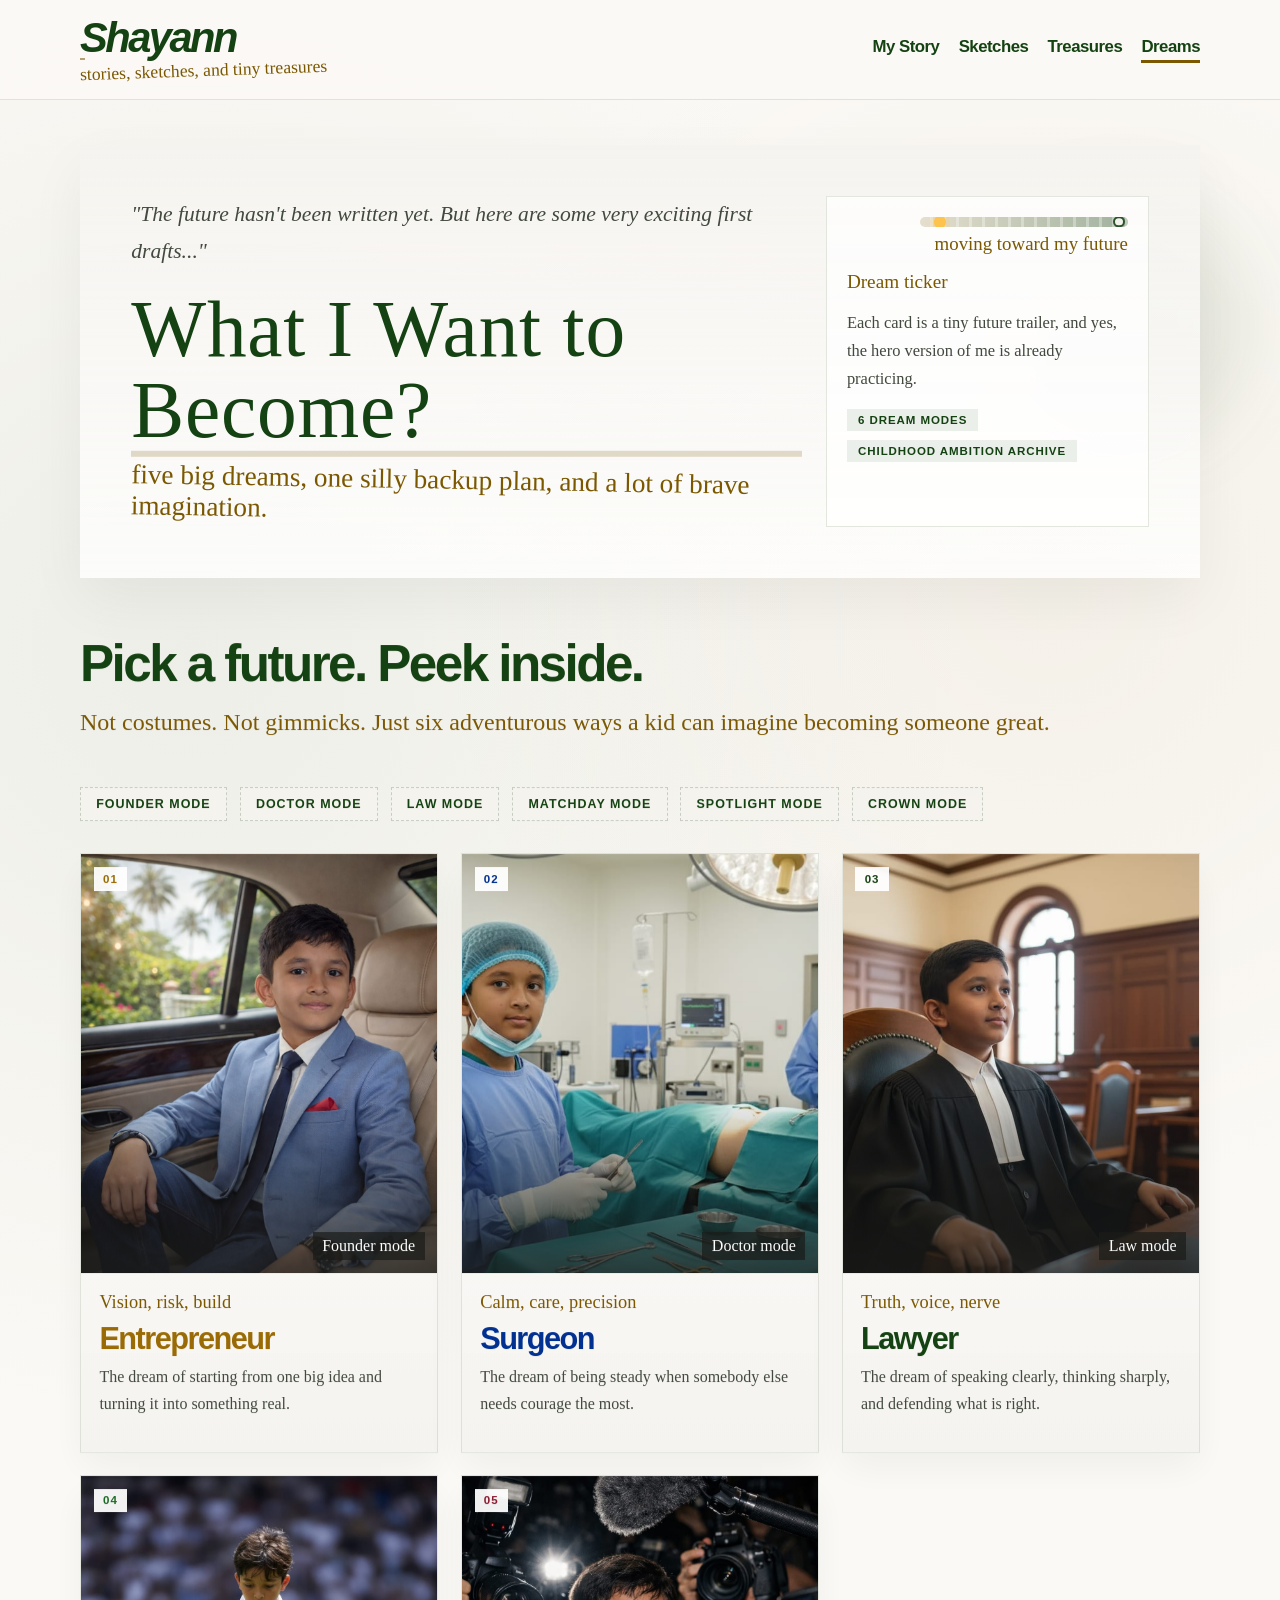
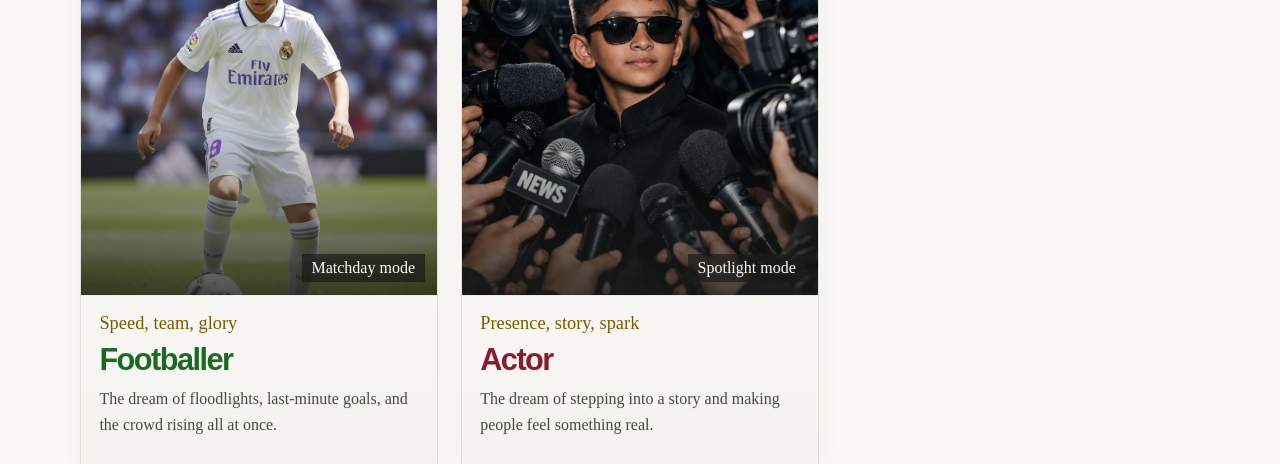
<file: dreams/index.html>
<!doctype html>
<html lang="en">
  <head>
    <meta charset="utf-8" />
    <meta http-equiv="refresh" content="0; url=/site/dreams.html" />
    <title>Redirecting to Dreams</title>
  </head>
  <body>
    <p>Redirecting to <a href="/site/dreams.html">Dreams</a>...</p>
  </body>
</html>
</file>
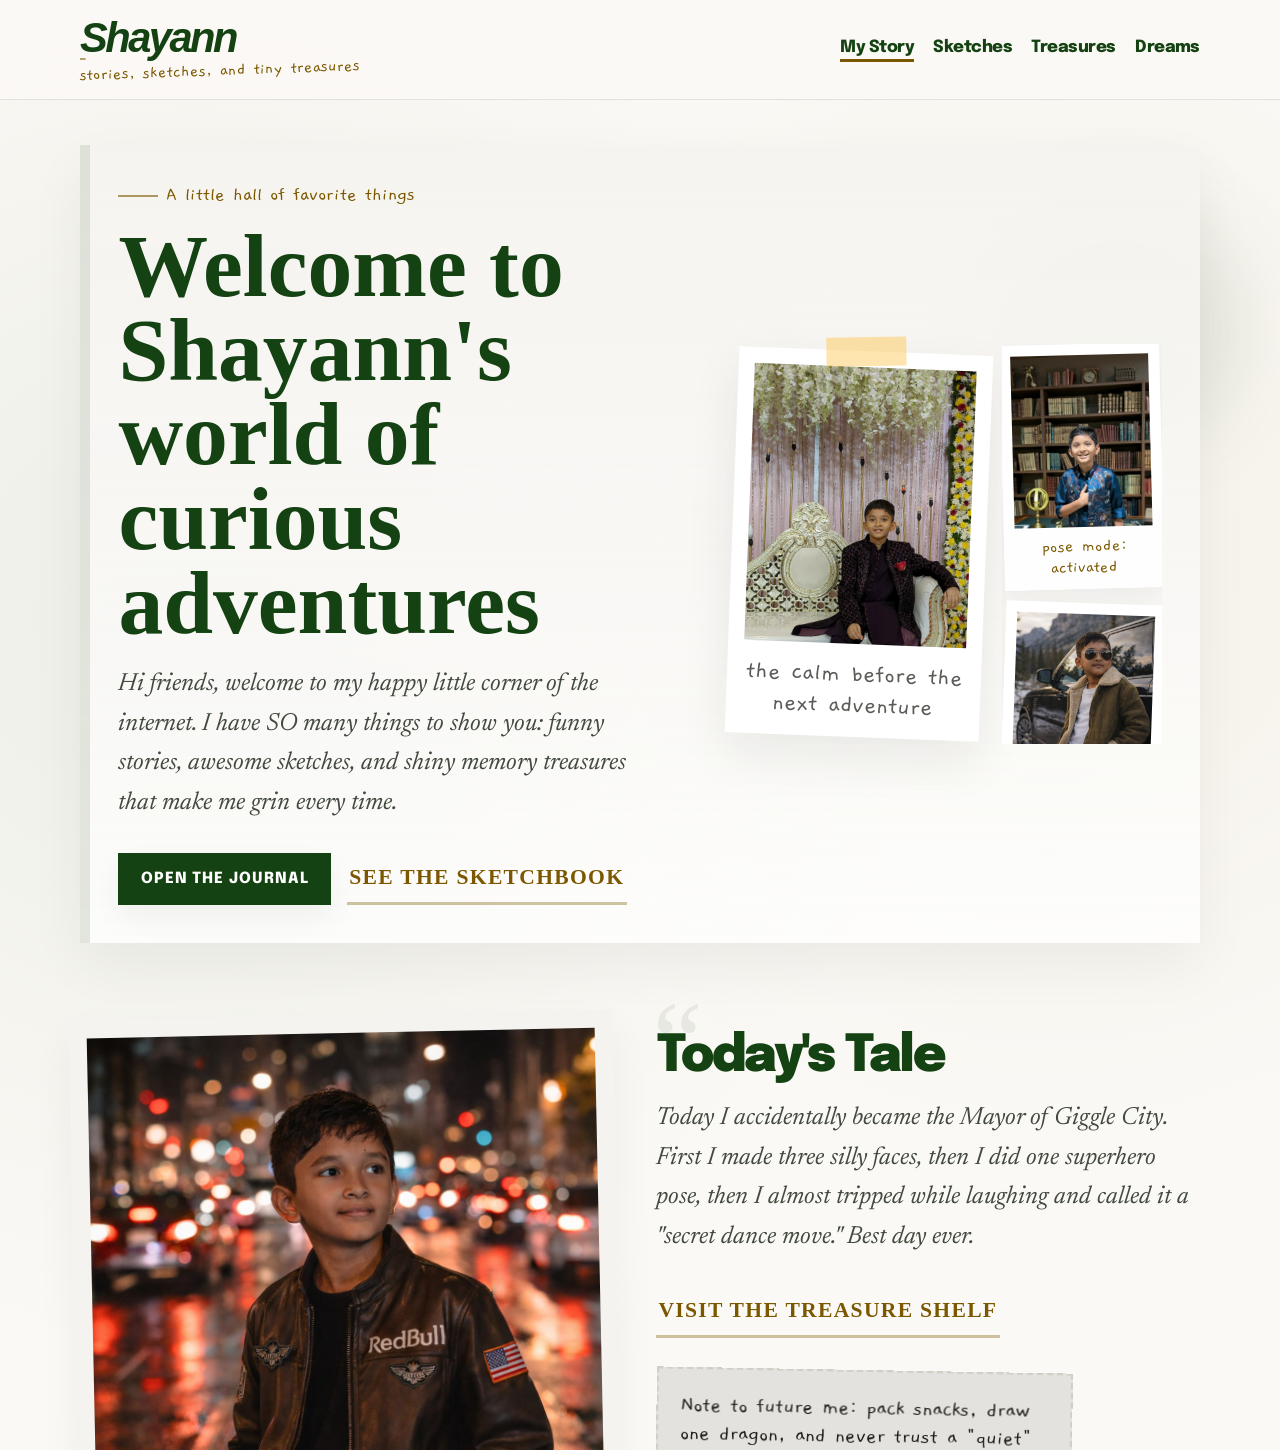
<file: my-story/index.html>
<!doctype html>
<html lang="en">
  <head>
    <meta charset="utf-8" />
    <meta http-equiv="refresh" content="0; url=/site/index.html" />
    <title>Redirecting to My Story</title>
  </head>
  <body>
    <p>Redirecting to <a href="/site/index.html">My Story</a>...</p>
  </body>
</html>
</file>
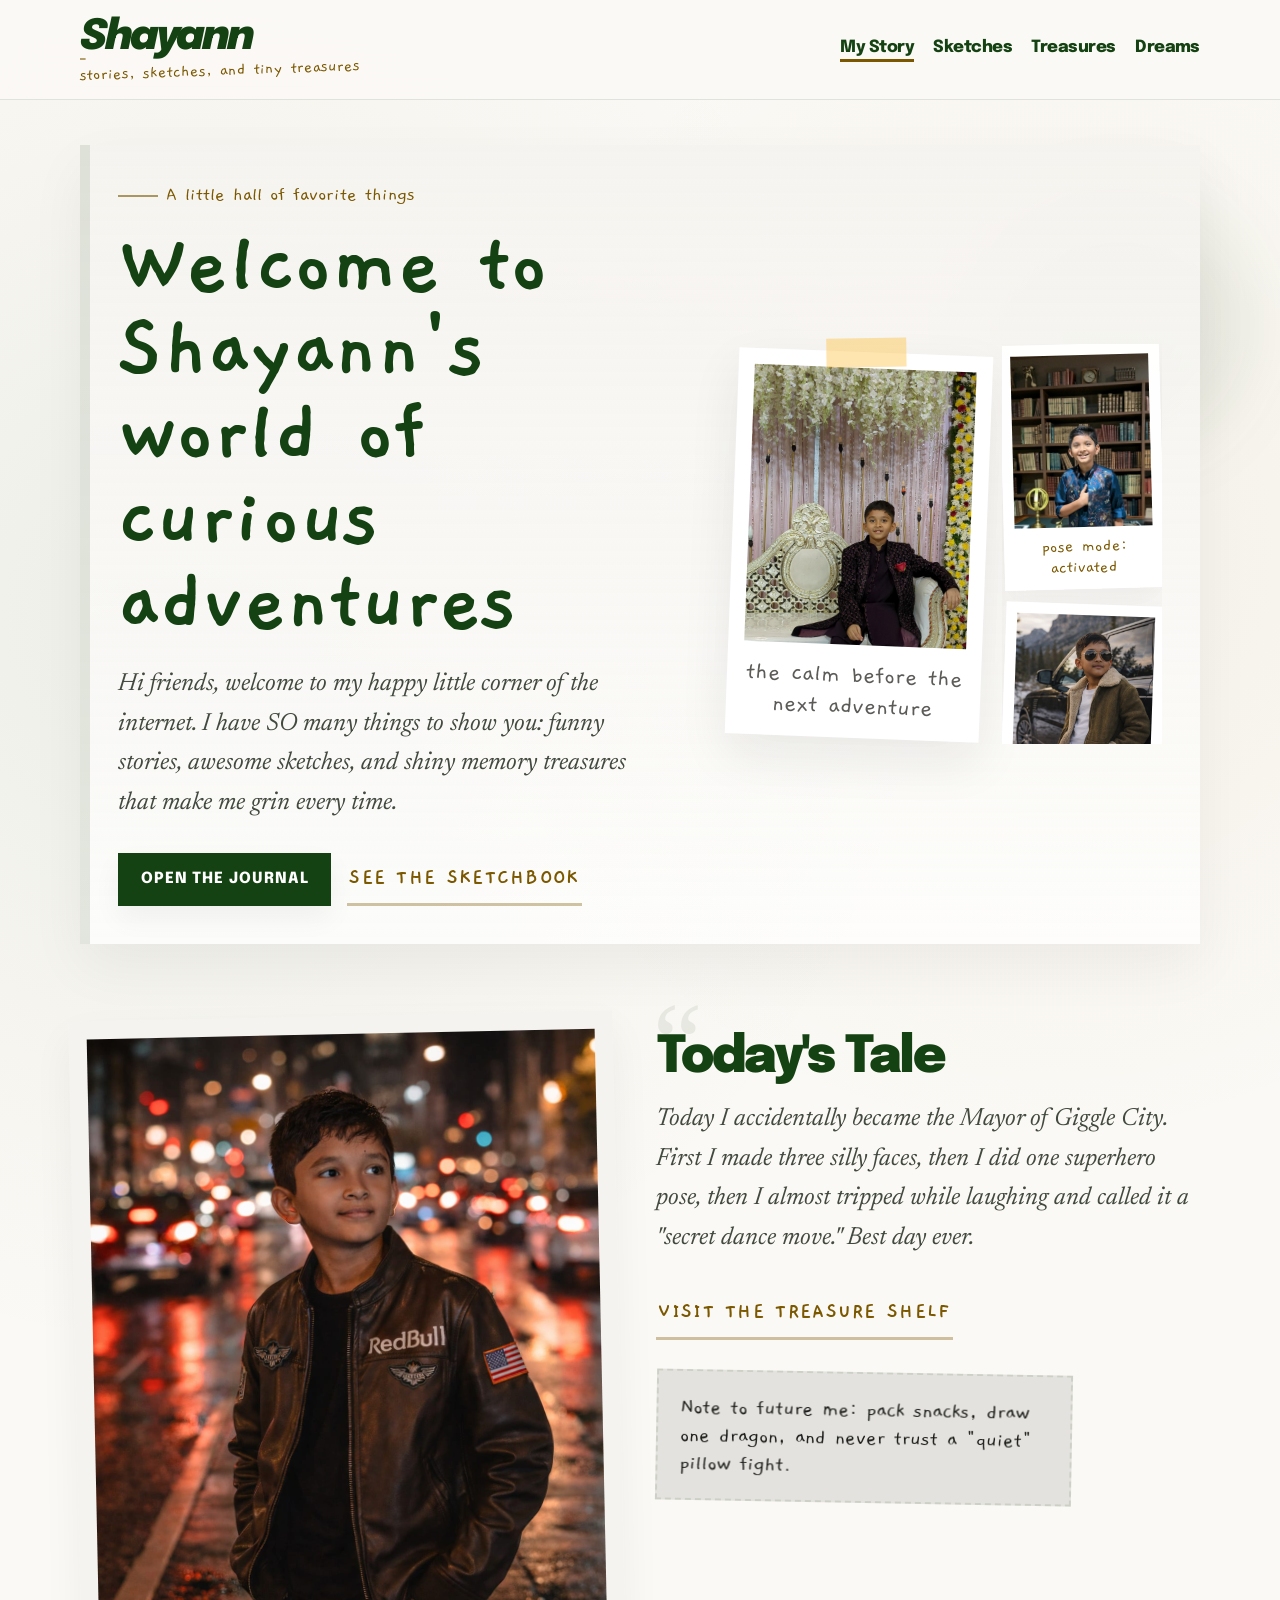
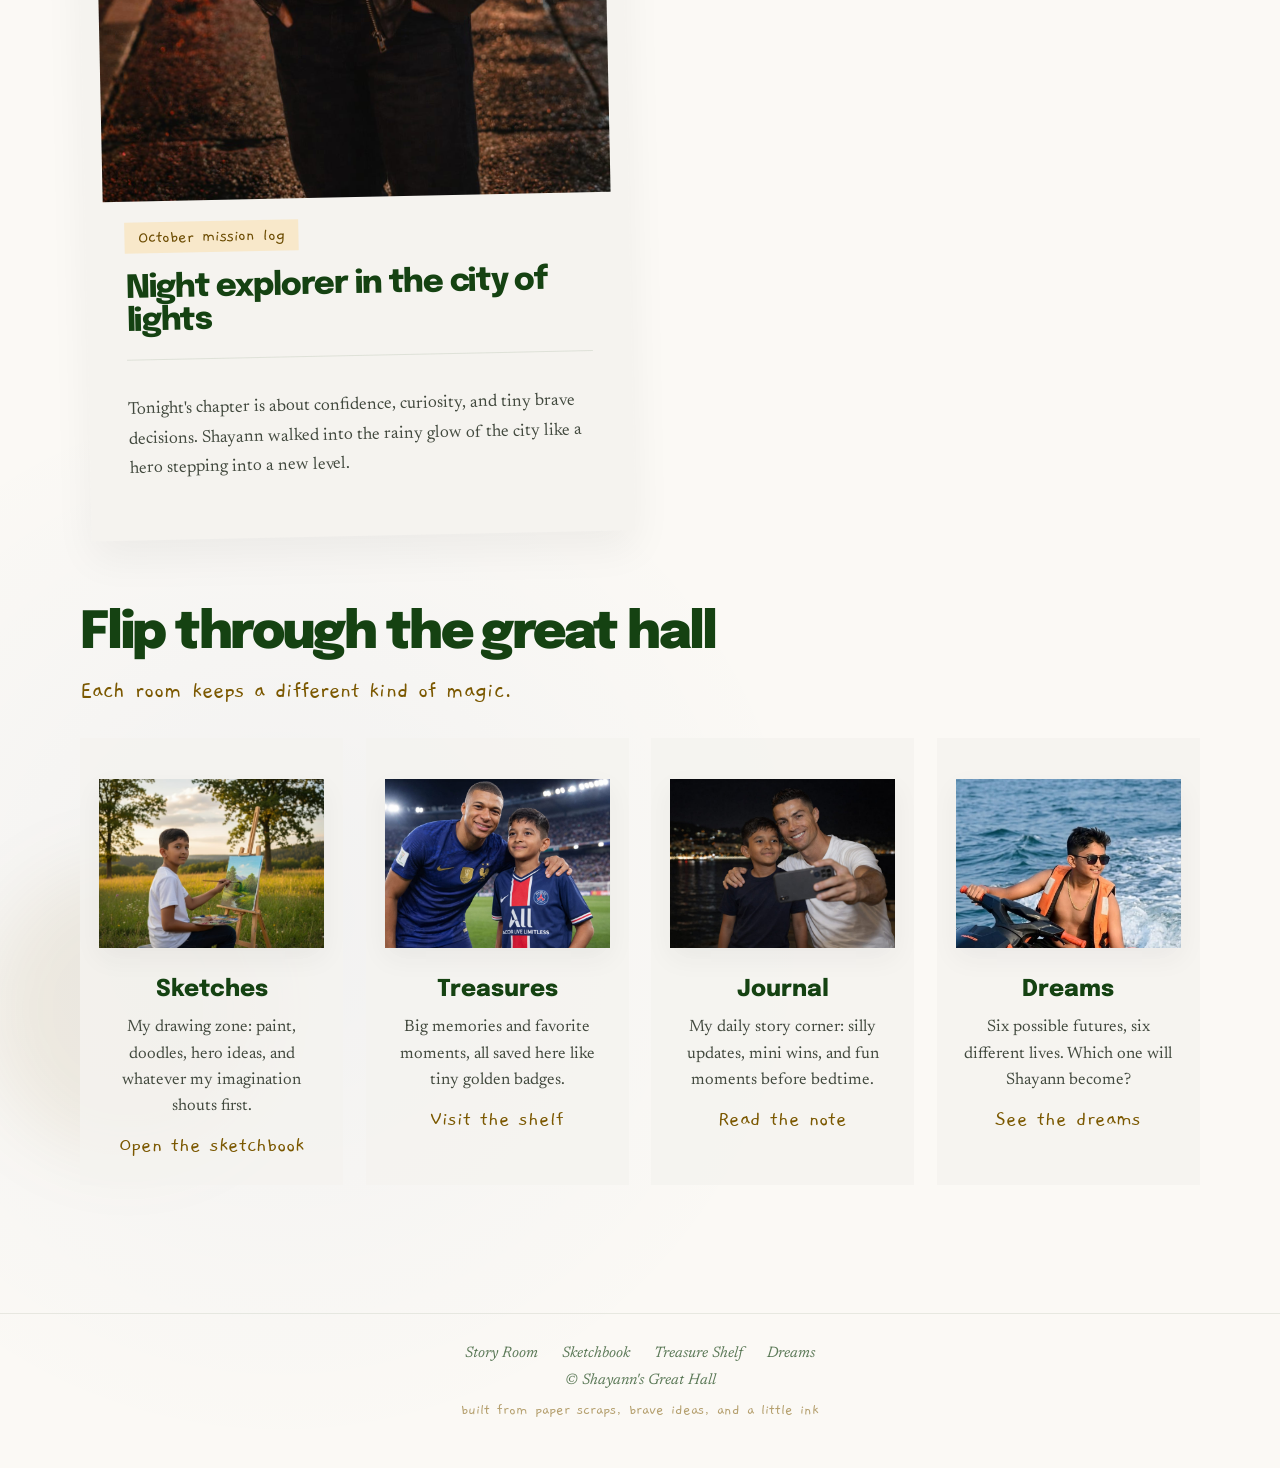
<file: site/index.html>
<!DOCTYPE html>
<html lang="en">
  <head>
    <meta charset="utf-8" />
    <meta name="viewport" content="width=device-width, initial-scale=1.0" />
    <title>Shayann | My Story</title>
    <link rel="icon" type="image/jpeg" href="assets/images/favicon-anime-lunch.jpeg" />
    <link rel="preconnect" href="https://fonts.googleapis.com" />
    <link rel="preconnect" href="https://fonts.gstatic.com" crossorigin />
    <link
      href="https://fonts.googleapis.com/css2?family=Epilogue:wght@700;800;900&family=Newsreader:ital,wght@0,400;0,600;1,400;1,600&family=Gaegu:wght@400;700&display=swap"
      rel="stylesheet"
    />
    <link rel="stylesheet" href="assets/styles.css" />
  </head>
  <body>
    <div class="site-shell">
      <header class="site-header">
        <div class="container header-inner">
          <div class="brand-lockup">
            <a class="brand-mark" href="/my-story">Shayann</a>
            <div class="brand-note">stories, sketches, and tiny treasures</div>
          </div>
          <nav class="site-nav" aria-label="Primary">
            <a class="nav-link active" href="/my-story">My Story</a>
            <a class="nav-link" href="/sketches">Sketches</a>
            <a class="nav-link" href="/treasures">Treasures</a>
            <a class="nav-link" href="/dreams">Dreams</a>
          </nav>
        </div>
      </header>

      <main class="main-content page-atmosphere">
        <div class="container">
          <section class="hero">
            <div class="hero-copy">
              <div class="eyebrow">A little hall of favorite things</div>
              <h1 class="display-title">Welcome to Shayann's world of curious adventures</h1>
              <p class="lead">
                Hi friends, welcome to my happy little corner of the internet. I have SO many things to show you:
                funny stories, awesome sketches, and shiny memory treasures that make me grin every time.
              </p>
              <div class="actions">
                <a class="button" href="#today-tale">Open the journal</a>
                <a class="ghost-button" href="/sketches">See the sketchbook</a>
              </div>
            </div>

            <div class="hero-gallery" aria-label="Shayann photo highlights">
              <figure class="paper-photo hero-main-photo">
                <img
                  src="assets/images/home-couch.jpeg"
                  alt="Shayann relaxing on a couch and smiling toward the camera"
                />
                <figcaption class="paper-caption">the calm before the next adventure</figcaption>
              </figure>

              <aside class="hero-carousel" aria-label="Quick photo carousel">
                <div class="hero-carousel-track">
                  <figure class="hero-carousel-card">
                    <img src="assets/images/home-pose.jpeg" alt="Shayann striking a confident pose" />
                    <figcaption>pose mode: activated</figcaption>
                  </figure>
                  <figure class="hero-carousel-card">
                    <img src="assets/images/shayann-suv-mountain-sunglasses.jpeg" alt="Shayann by a black SUV in the mountains" />
                    <figcaption>ready for the next adventure chapter</figcaption>
                  </figure>
                </div>
              </aside>
            </div>
          </section>

          <section class="section story-grid" id="today-tale">
            <article class="paper-card">
              <img
                src="assets/images/shayann-city-lights-leather-jacket.jpeg"
                alt="Shayann in a city street at night with glowing lights in the background"
              />
              <div class="paper-body">
                <div class="date-badge">October mission log</div>
                <h3>Night explorer in the city of lights</h3>
                <div class="story-summary">
                  <p>
                    Tonight's chapter is about confidence, curiosity, and tiny brave decisions. Shayann walked into the
                    rainy glow of the city like a hero stepping into a new level.
                  </p>
                </div>
              </div>
            </article>

            <div>
              <div style="position: relative; padding-top: 1rem;">
                <div class="quote-mark">“</div>
                <h2 class="section-title">Today's Tale</h2>
                <p class="lead" style="margin-top: 0; max-width: 100%;">
                  Today I accidentally became the Mayor of Giggle City. First I made three silly faces, then I did
                  one superhero pose, then I almost tripped while laughing and called it a "secret dance move." 
                  Best day ever.
                </p>
                <div class="actions">
                  <a class="ghost-button" href="/treasures">Visit the treasure shelf</a>
                </div>
              </div>

              <aside class="sketch-note-card" style="margin-top: 2rem;">
                <p>Note to future me: pack snacks, draw one dragon, and never trust a "quiet" pillow fight.</p>
              </aside>
            </div>
          </section>

          <section class="section">
            <h2 class="section-title">Flip through the great hall</h2>
            <p class="section-note">Each room keeps a different kind of magic.</p>

            <div class="portal-grid">
              <a class="portal-card" href="/sketches">
                <figure class="portal-thumb">
                  <img src="assets/images/shayann-painting-field.jpeg" alt="Shayann painting in a field" />
                </figure>
                <h3>Sketches</h3>
                <p>My drawing zone: paint, doodles, hero ideas, and whatever my imagination shouts first.</p>
                <span>Open the sketchbook</span>
              </a>

              <a class="portal-card" href="/treasures">
                <figure class="portal-thumb">
                  <img src="assets/images/shayann-mbappe-stadium.jpeg" alt="Shayann at a football stadium" />
                </figure>
                <h3>Treasures</h3>
                <p>Big memories and favorite moments, all saved here like tiny golden badges.</p>
                <span>Visit the shelf</span>
              </a>

              <a class="portal-card" href="#today-tale">
                <figure class="portal-thumb">
                  <img src="assets/images/shayann-waterfront-ronaldo-selfie.jpeg" alt="Night selfie by the water" />
                </figure>
                <h3>Journal</h3>
                <p>My daily story corner: silly updates, mini wins, and fun moments before bedtime.</p>
                <span>Read the note</span>
              </a>
              <a class="portal-card" href="/dreams">
                <figure class="portal-thumb portal-thumb-face-focus">
                  <img src="assets/images/dream-jetski-adventure.jpeg" alt="Shayann riding a jetski on the sea with a big smile" />
                </figure>
                <h3>Dreams</h3>
                <p>Six possible futures, six different lives. Which one will Shayann become?</p>
                <span>See the dreams</span>
              </a>
            </div>
          </section>
        </div>
      </main>

      <footer class="site-footer">
        <div class="container footer-inner">
          <div class="footer-links">
            <a href="/my-story">Story Room</a>
            <a href="/sketches">Sketchbook</a>
            <a href="/treasures">Treasure Shelf</a>
            <a href="/dreams">Dreams</a>
          </div>
          <div class="footer-copy">© Shayann's Great Hall</div>
          <div class="footer-flourish">built from paper scraps, brave ideas, and a little ink</div>
        </div>
      </footer>
    </div>
  </body>
</html>
</file>
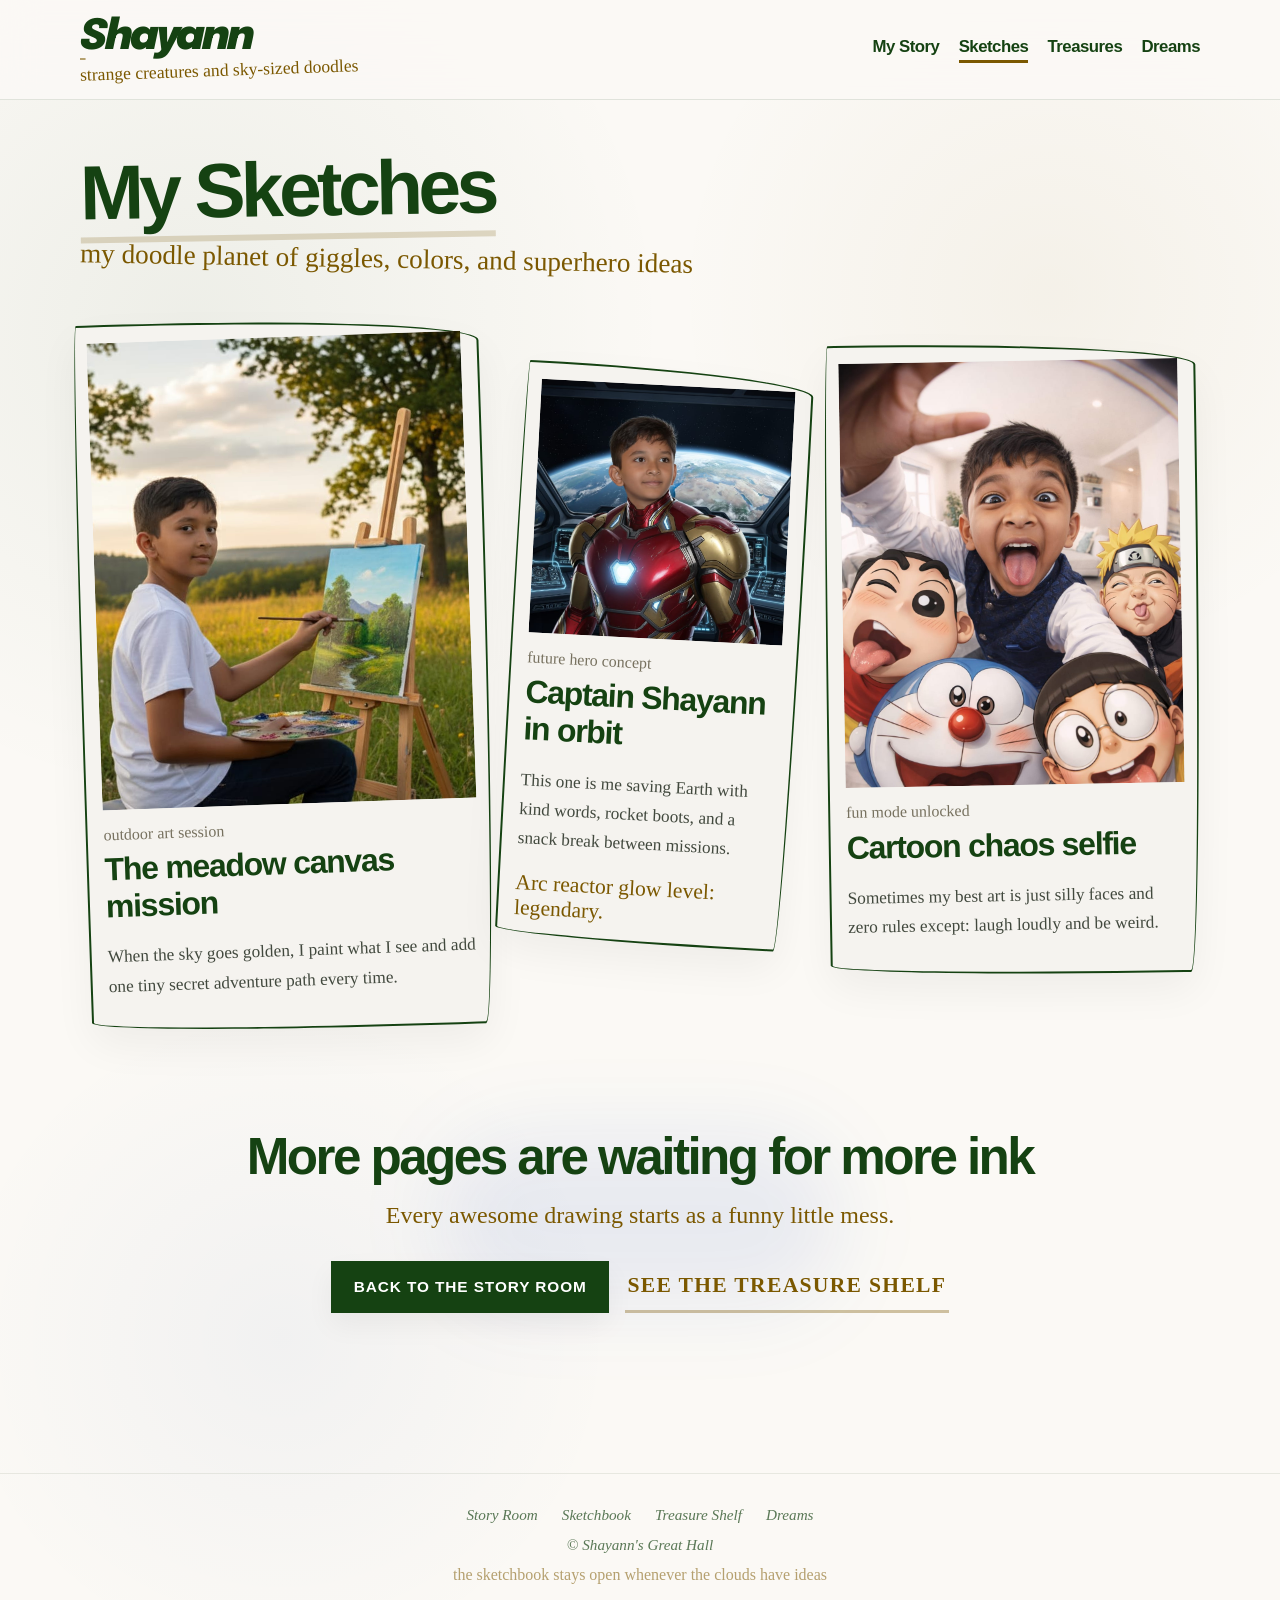
<file: sketches/index.html>
<!doctype html>
<html lang="en">
  <head>
    <meta charset="utf-8" />
    <meta http-equiv="refresh" content="0; url=/site/sketches.html" />
    <title>Redirecting to Sketches</title>
  </head>
  <body>
    <p>Redirecting to <a href="/site/sketches.html">Sketches</a>...</p>
  </body>
</html>
</file>
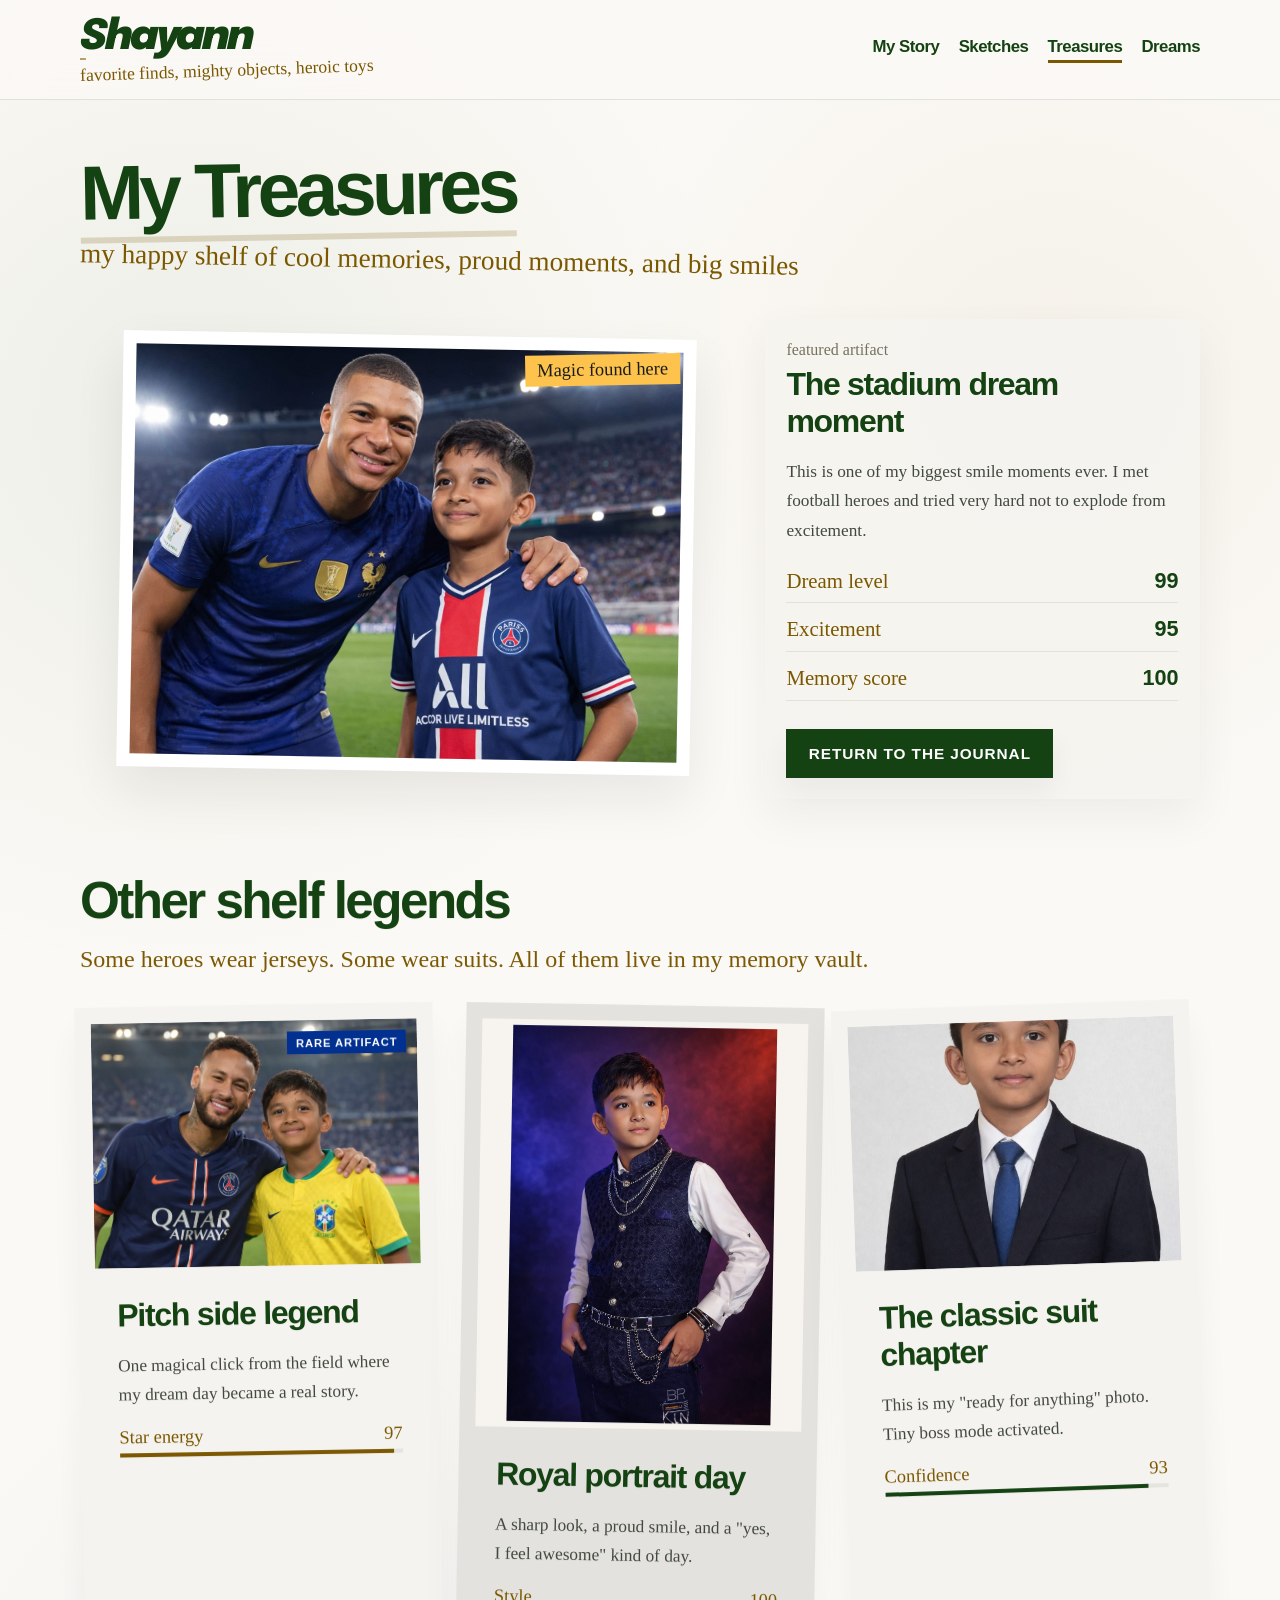
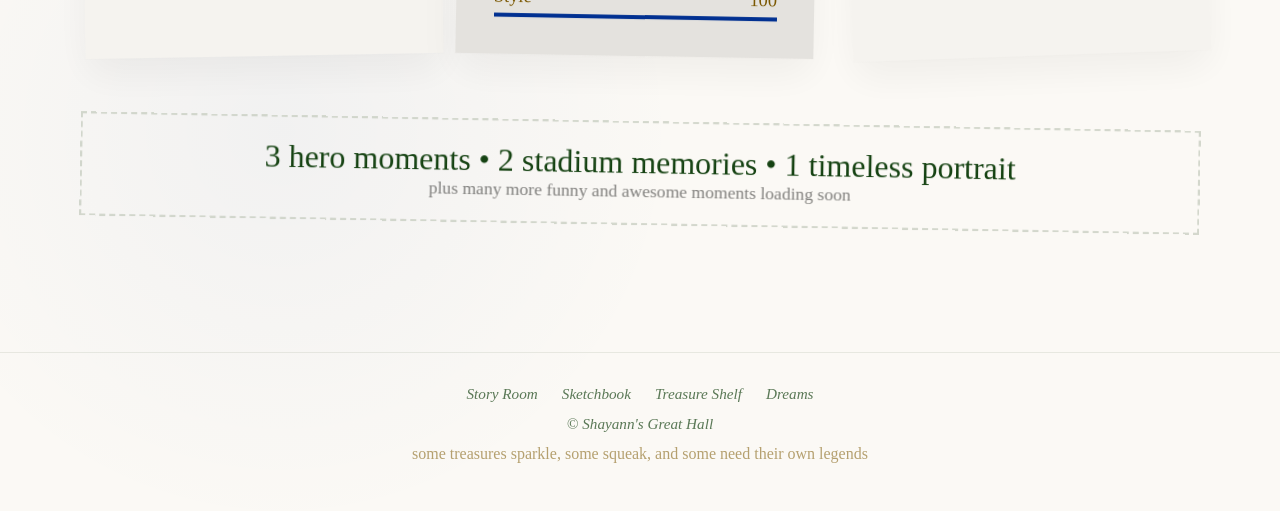
<file: treasures/index.html>
<!doctype html>
<html lang="en">
  <head>
    <meta charset="utf-8" />
    <meta http-equiv="refresh" content="0; url=/site/treasures.html" />
    <title>Redirecting to Treasures</title>
  </head>
  <body>
    <p>Redirecting to <a href="/site/treasures.html">Treasures</a>...</p>
  </body>
</html>
</file>
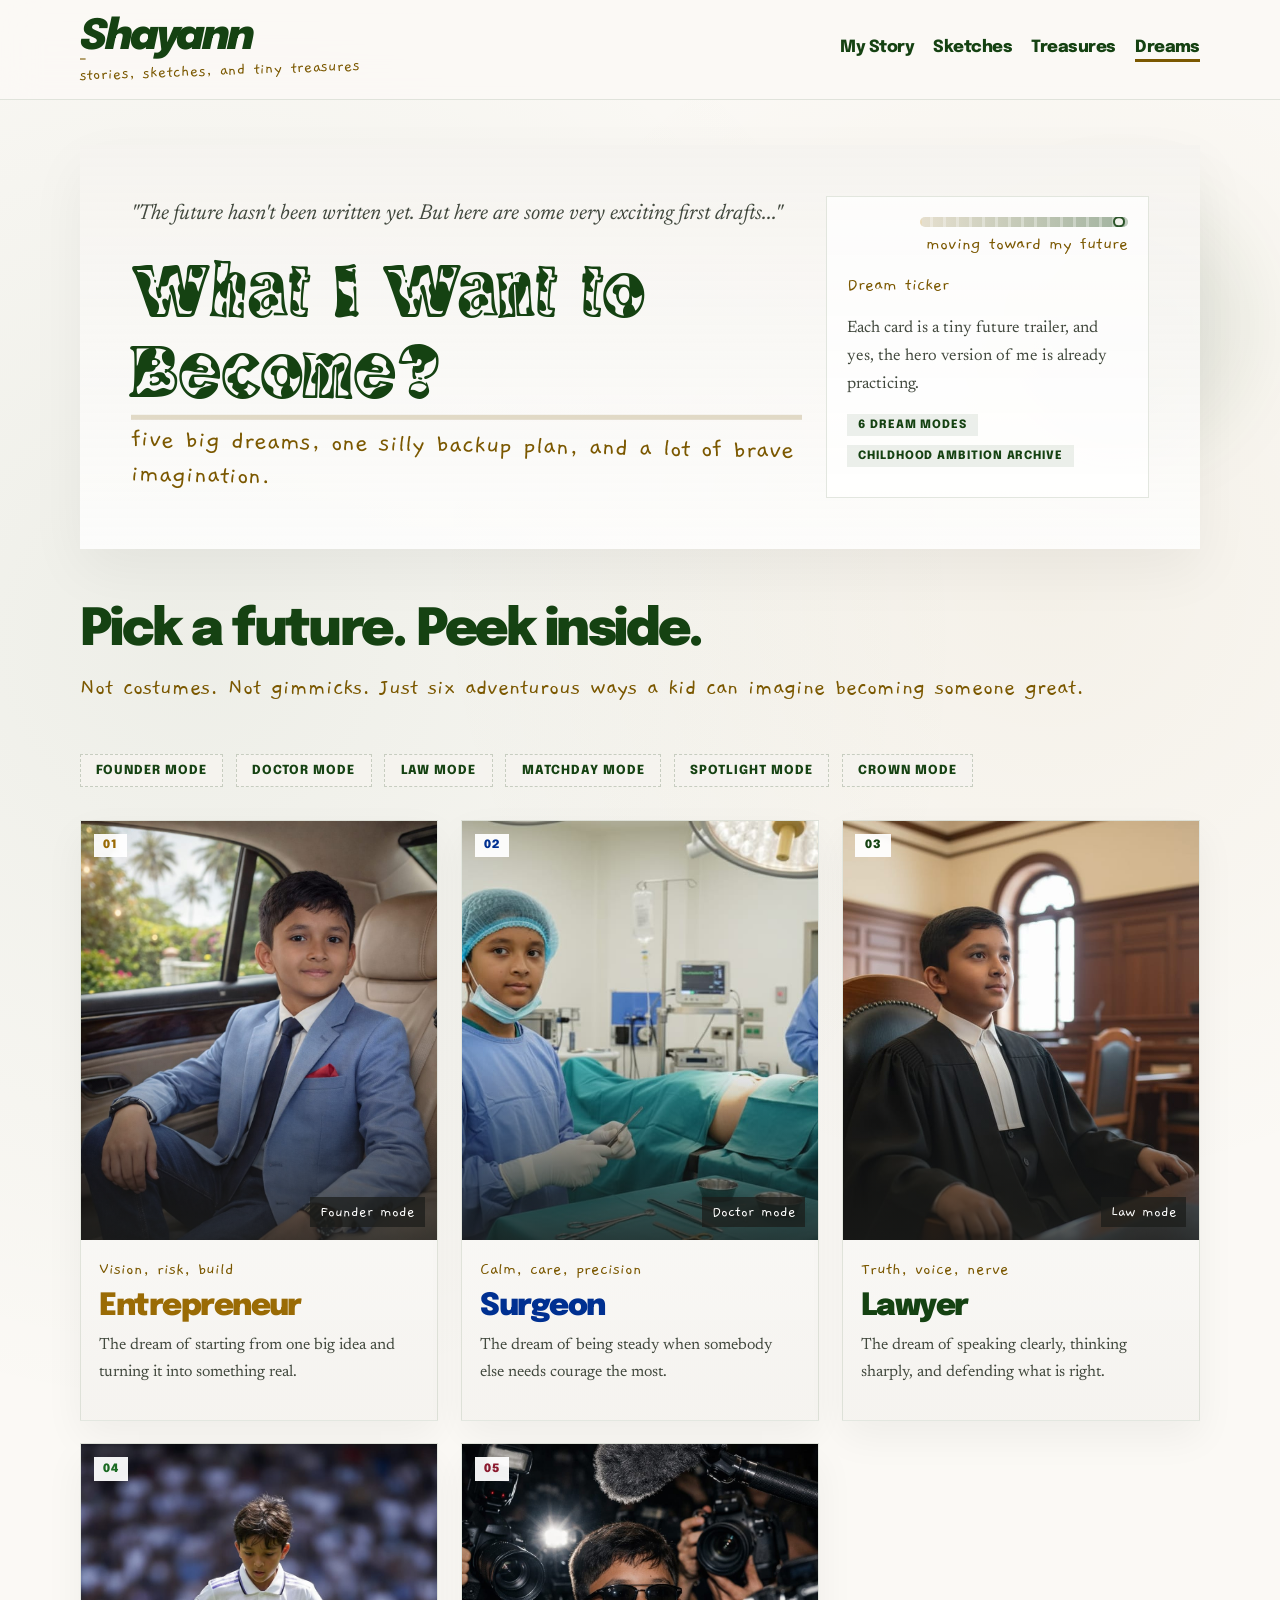
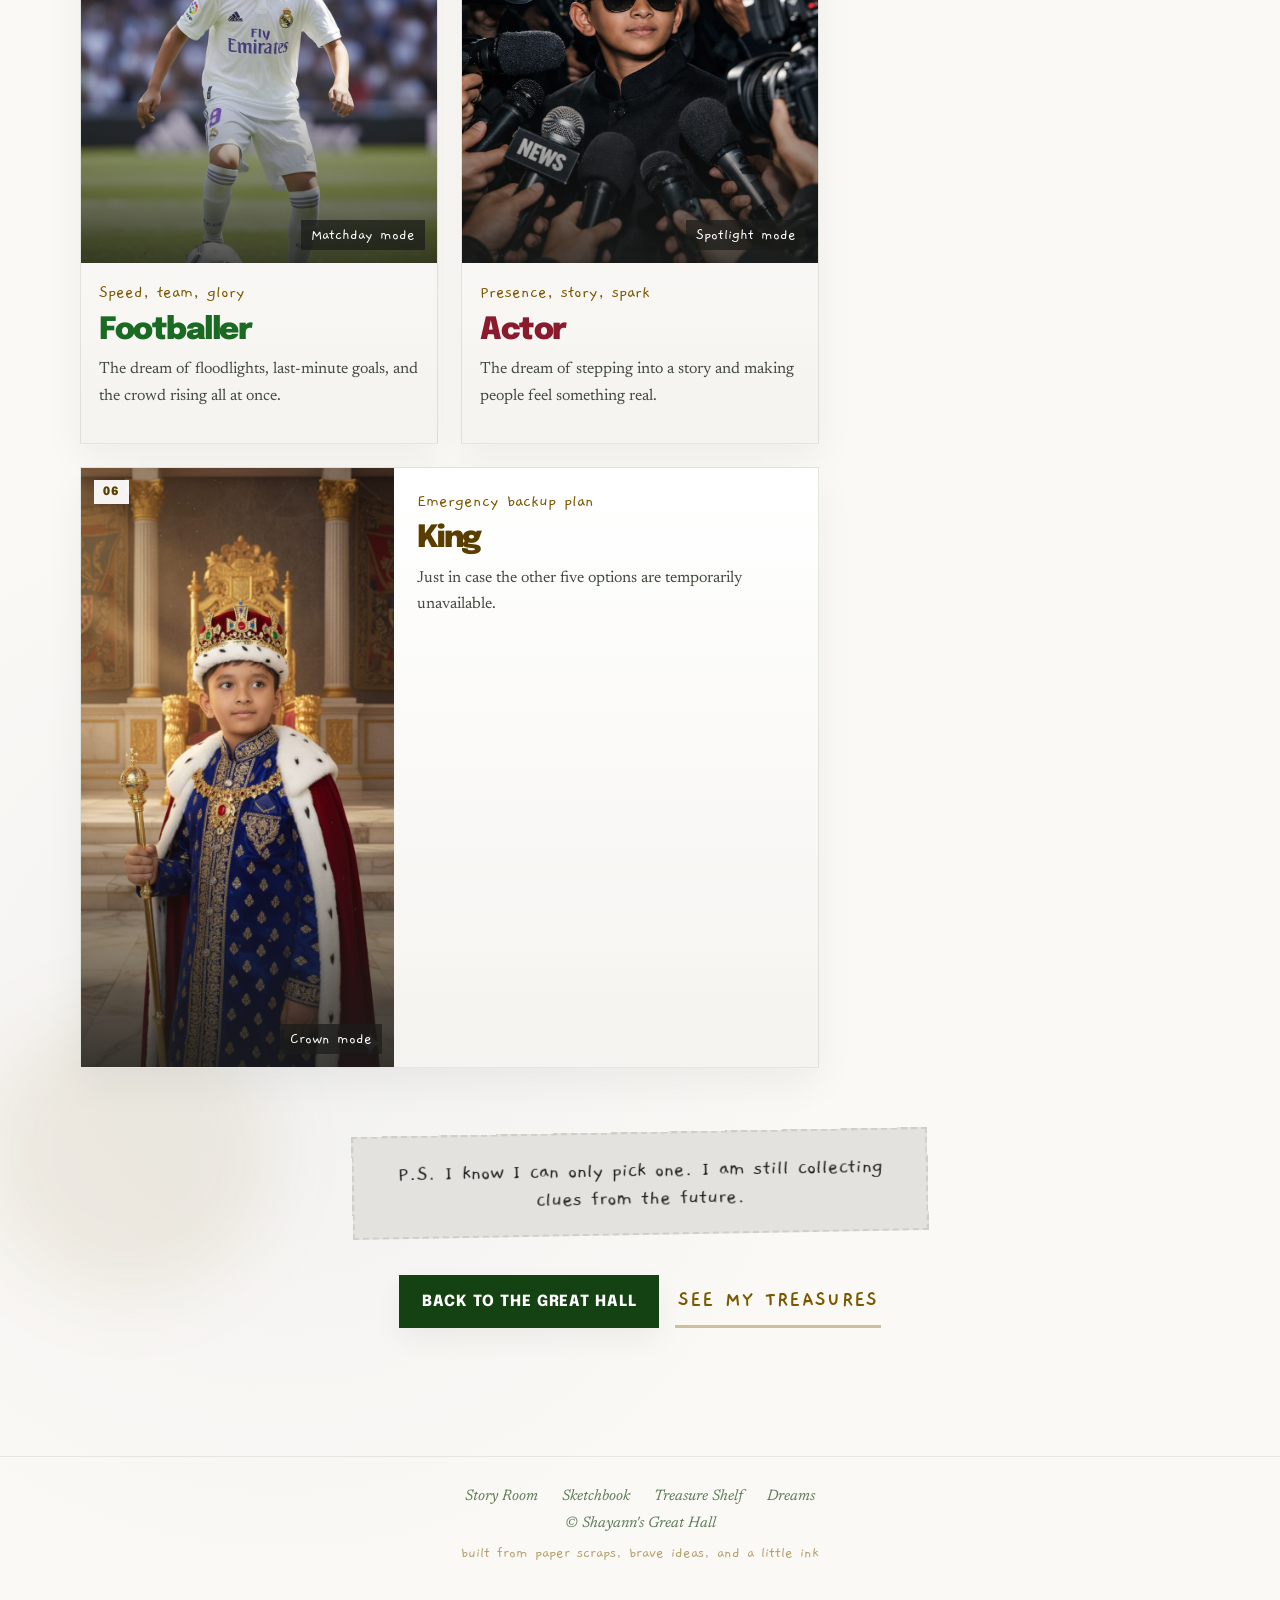
<file: site/dreams.html>
<!DOCTYPE html>
<html lang="en">
  <head>
    <meta charset="utf-8" />
    <meta name="viewport" content="width=device-width, initial-scale=1.0" />
    <title>Shayann | What I Want to Become</title>
    <link rel="icon" type="image/jpeg" href="assets/images/favicon-anime-lunch.jpeg" />
    <link rel="preconnect" href="https://fonts.googleapis.com" />
    <link rel="preconnect" href="https://fonts.gstatic.com" crossorigin />
    <link
      href="https://fonts.googleapis.com/css2?family=Epilogue:wght@700;800;900&family=Newsreader:ital,wght@0,400;0,600;1,400;1,600&family=Gaegu:wght@400;700&family=Moo+Lah+Lah&display=swap"
      rel="stylesheet"
    />
    <link rel="stylesheet" href="assets/styles.css" />
  </head>
  <body>
    <div class="site-shell">
      <header class="site-header">
        <div class="container header-inner">
          <div class="brand-lockup">
            <a class="brand-mark" href="/my-story">Shayann</a>
            <div class="brand-note">stories, sketches, and tiny treasures</div>
          </div>
          <nav class="site-nav" aria-label="Primary">
            <a class="nav-link" href="/my-story">My Story</a>
            <a class="nav-link" href="/sketches">Sketches</a>
            <a class="nav-link" href="/treasures">Treasures</a>
            <a class="nav-link active" href="/dreams">Dreams</a>
          </nav>
        </div>
      </header>

      <main class="main-content page-atmosphere">
        <div class="container">
          <section class="dreams-intro dreams-intro--ticker">
            <div class="dreams-intro-copy">
              <p class="dreams-manifesto">"The future hasn't been written yet. But here are some very exciting first drafts..."</p>
              <div class="page-title">
                <h1>What I Want to Become?</h1>
                <p>five big dreams, one silly backup plan, and a lot of brave imagination.</p>
              </div>
            </div>

            <aside class="dreams-intro-panel">
              <div class="future-motion" aria-hidden="true">
                <div class="future-motion-track">
                  <span class="future-motion-goal"></span>
                  <span class="future-motion-dot"></span>
                </div>
                <div class="future-motion-text">moving toward my future</div>
              </div>
              <div class="dreams-panel-kicker">Dream ticker</div>
              <p>Each card is a tiny future trailer, and yes, the hero version of me is already practicing.</p>
              <div class="dreams-panel-meta">
                <span>6 dream modes</span>
                <span>childhood ambition archive</span>
              </div>
            </aside>
          </section>

          <section class="dreams-ticker-shell" aria-labelledby="dream-ticker-title">
            <div class="dreams-ticker-header">
              <div>
                <h2 class="section-title" id="dream-ticker-title">Pick a future. Peek inside.</h2>
                <p class="section-note">Not costumes. Not gimmicks. Just six adventurous ways a kid can imagine becoming someone great.</p>
              </div>
              <div class="dream-ticker-rail" aria-label="Dream labels">
                <span>Founder Mode</span>
                <span>Doctor Mode</span>
                <span>Law Mode</span>
                <span>Matchday Mode</span>
                <span>Spotlight Mode</span>
                <span>Crown Mode</span>
              </div>
            </div>

            <div class="dream-card-grid">
              <article class="dream-card" tabindex="0" style="--dream-accent: #9a6b05; --dream-accent-soft: rgba(154, 107, 5, 0.18);">
                <div class="dream-card-media">
                  <img src="assets/images/dream-entrepreneur.jpeg" alt="Shayann in a sharp blue suit leaning on a luxury car, imagining a future as an entrepreneur" />
                  <div class="dream-card-chip">01</div>
                  <div class="dream-card-hint">Founder mode</div>
                </div>
                <div class="dream-card-body">
                  <div class="dream-card-kicker">Vision, risk, build</div>
                  <h3 class="dream-card-role">Entrepreneur</h3>
                  <p class="dream-card-blurb">The dream of starting from one big idea and turning it into something real.</p>
                  <div class="dream-card-reveal">
                    <p class="dream-card-quote">"I want to build something that didn't exist before I thought of it."</p>
                    <p class="dream-card-why">Because when an idea grabs me, I want to chase it all the way into the world.</p>
                    <div class="dream-badges">
                      <span class="dream-badge">Vision ✦</span>
                      <span class="dream-badge">Risk ✦</span>
                      <span class="dream-badge">Hustle ✦</span>
                    </div>
                  </div>
                </div>
              </article>

              <article class="dream-card" tabindex="0" style="--dream-accent: #003091; --dream-accent-soft: rgba(0, 48, 145, 0.18);">
                <div class="dream-card-media">
                  <img src="assets/images/dream-surgeon.jpeg" alt="Shayann in a white surgeon coat imagining a future in medicine" />
                  <div class="dream-card-chip">02</div>
                  <div class="dream-card-hint">Doctor mode</div>
                </div>
                <div class="dream-card-body">
                  <div class="dream-card-kicker">Calm, care, precision</div>
                  <h3 class="dream-card-role">Surgeon</h3>
                  <p class="dream-card-blurb">The dream of being steady when somebody else needs courage the most.</p>
                  <div class="dream-card-reveal">
                    <p class="dream-card-quote">"I want to be the one who walks in and says: I've got you."</p>
                    <p class="dream-card-why">Because helping someone heal feels like one of the biggest jobs a human can do.</p>
                    <div class="dream-badges">
                      <span class="dream-badge">Precision ✦</span>
                      <span class="dream-badge">Calm ✦</span>
                      <span class="dream-badge">Courage ✦</span>
                    </div>
                  </div>
                </div>
              </article>

              <article class="dream-card" tabindex="0" style="--dream-accent: #154212; --dream-accent-soft: rgba(21, 66, 18, 0.18);">
                <div class="dream-card-media">
                  <img src="assets/images/dream-lawyer.jpeg" alt="Shayann dressed as a lawyer, imagining standing up for what is right" />
                  <div class="dream-card-chip">03</div>
                  <div class="dream-card-hint">Law mode</div>
                </div>
                <div class="dream-card-body">
                  <div class="dream-card-kicker">Truth, voice, nerve</div>
                  <h3 class="dream-card-role">Lawyer</h3>
                  <p class="dream-card-blurb">The dream of speaking clearly, thinking sharply, and defending what is right.</p>
                  <div class="dream-card-reveal">
                    <p class="dream-card-quote">"I want to stand up and argue for the side that's right."</p>
                    <p class="dream-card-why">Because the truth deserves someone brave enough to say it out loud.</p>
                    <div class="dream-badges">
                      <span class="dream-badge">Voice ✦</span>
                      <span class="dream-badge">Logic ✦</span>
                      <span class="dream-badge">Justice ✦</span>
                    </div>
                  </div>
                </div>
              </article>

              <article class="dream-card" tabindex="0" style="--dream-accent: #1b6a23; --dream-accent-soft: rgba(27, 106, 35, 0.18);">
                <div class="dream-card-media">
                  <img src="assets/images/dream-footballer.jpeg" alt="Shayann in football kit imagining a future as a professional player" />
                  <div class="dream-card-chip">04</div>
                  <div class="dream-card-hint">Matchday mode</div>
                </div>
                <div class="dream-card-body">
                  <div class="dream-card-kicker">Speed, team, glory</div>
                  <h3 class="dream-card-role">Footballer</h3>
                  <p class="dream-card-blurb">The dream of floodlights, last-minute goals, and the crowd rising all at once.</p>
                  <div class="dream-card-reveal">
                    <p class="dream-card-quote">"The whole stadium roaring, and the only thing that matters is the next touch."</p>
                    <p class="dream-card-why">Because football turns effort, courage, and joy into one unforgettable moment.</p>
                    <div class="dream-badges">
                      <span class="dream-badge">Speed ✦</span>
                      <span class="dream-badge">Team ✦</span>
                      <span class="dream-badge">Glory ✦</span>
                    </div>
                  </div>
                </div>
              </article>

              <article class="dream-card" tabindex="0" style="--dream-accent: #8b1a2e; --dream-accent-soft: rgba(139, 26, 46, 0.18);">
                <div class="dream-card-media">
                  <img src="assets/images/dream-celebrity.jpeg" alt="Shayann with movie-star energy imagining a future in acting" />
                  <div class="dream-card-chip">05</div>
                  <div class="dream-card-hint">Spotlight mode</div>
                </div>
                <div class="dream-card-body">
                  <div class="dream-card-kicker">Presence, story, spark</div>
                  <h3 class="dream-card-role">Actor</h3>
                  <p class="dream-card-blurb">The dream of stepping into a story and making people feel something real.</p>
                  <div class="dream-card-reveal">
                    <p class="dream-card-quote">"I want to walk into a room and make people feel something they didn't expect."</p>
                    <p class="dream-card-why">Because storytelling can surprise hearts, and I want to be part of that magic.</p>
                    <div class="dream-badges">
                      <span class="dream-badge">Presence ✦</span>
                      <span class="dream-badge">Craft ✦</span>
                      <span class="dream-badge">Magic ✦</span>
                    </div>
                  </div>
                </div>
              </article>

              <article class="dream-card dream-card--wide" tabindex="0" style="--dream-accent: #5a3e00; --dream-accent-soft: rgba(90, 62, 0, 0.18);">
                <div class="dream-card-media">
                  <img src="assets/images/dream-wildcard.jpeg" alt="Shayann dressed like a king, the funniest and most confident backup plan" />
                  <div class="dream-card-chip">06</div>
                  <div class="dream-card-hint">Crown mode</div>
                </div>
                <div class="dream-card-body">
                  <div class="dream-card-kicker">Emergency backup plan</div>
                  <h3 class="dream-card-role">King</h3>
                  <p class="dream-card-blurb">Just in case the other five options are temporarily unavailable.</p>
                  <div class="dream-card-reveal">
                    <p class="dream-card-quote">"Just in case."</p>
                    <p class="dream-card-why">Because somebody has to wear the crown, make the rules, and schedule the royal snack break.</p>
                    <div class="dream-badges">
                      <span class="dream-badge">Crown ✦</span>
                      <span class="dream-badge">Decree ✦</span>
                      <span class="dream-badge">Naps ✦</span>
                    </div>
                  </div>
                </div>
              </article>
            </div>
          </section>

          <section class="dreams-close">
            <aside class="sketch-note-card dreams-note">
              <p>P.S. I know I can only pick one. I am still collecting clues from the future.</p>
            </aside>
            <div class="actions dreams-actions">
              <a class="button" href="/my-story">Back to the great hall</a>
              <a class="ghost-button" href="/treasures">See my treasures</a>
            </div>
          </section>
        </div>
      </main>

      <footer class="site-footer">
        <div class="container footer-inner">
          <div class="footer-links">
            <a href="/my-story">Story Room</a>
            <a href="/sketches">Sketchbook</a>
            <a href="/treasures">Treasure Shelf</a>
            <a href="/dreams">Dreams</a>
          </div>
          <div class="footer-copy">© Shayann's Great Hall</div>
          <div class="footer-flourish">built from paper scraps, brave ideas, and a little ink</div>
        </div>
      </footer>
    </div>
  </body>
</html>
</file>
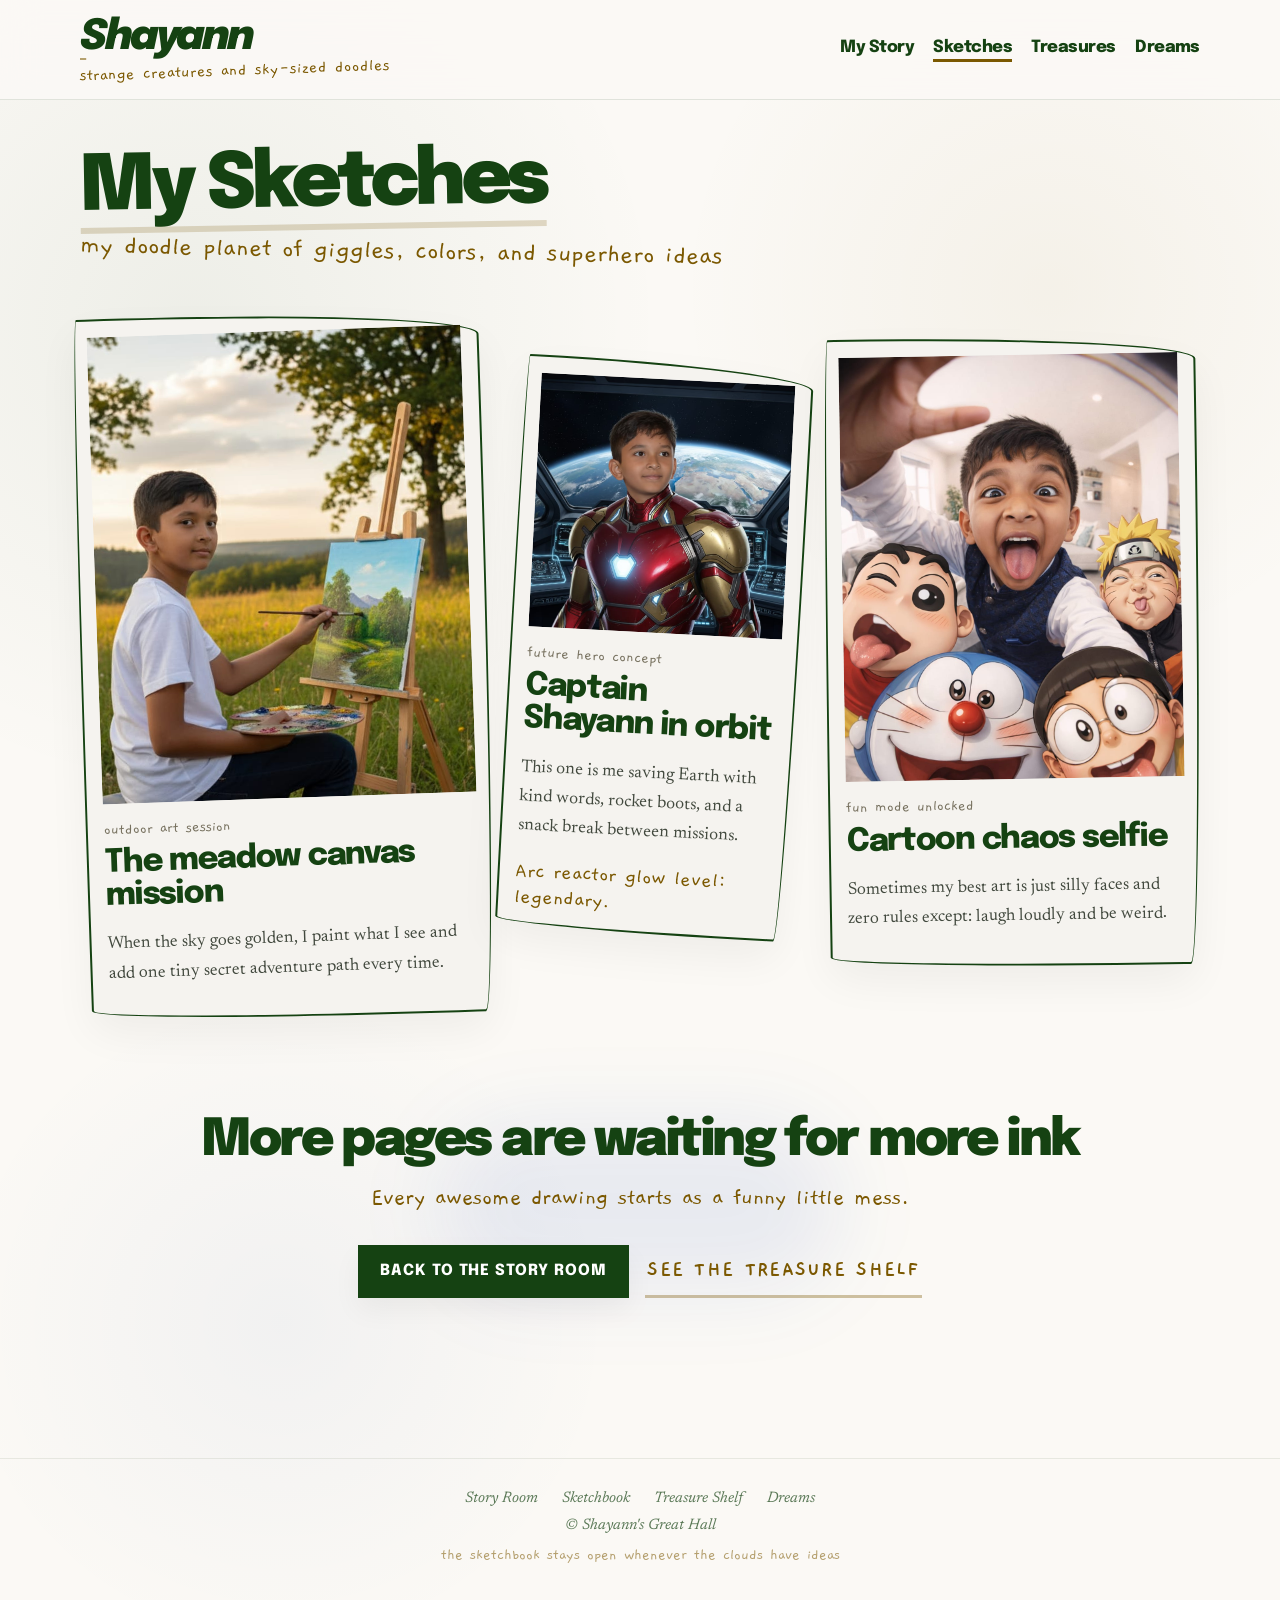
<file: site/sketches.html>
<!DOCTYPE html>
<html lang="en">
  <head>
    <meta charset="utf-8" />
    <meta name="viewport" content="width=device-width, initial-scale=1.0" />
    <title>Shayann | Sketches</title>
    <link rel="icon" type="image/jpeg" href="assets/images/favicon-anime-lunch.jpeg" />
    <link rel="preconnect" href="https://fonts.googleapis.com" />
    <link rel="preconnect" href="https://fonts.gstatic.com" crossorigin />
    <link
      href="https://fonts.googleapis.com/css2?family=Epilogue:wght@700;800;900&family=Newsreader:ital,wght@0,400;0,600;1,400;1,600&family=Gaegu:wght@400;700&display=swap"
      rel="stylesheet"
    />
    <link rel="stylesheet" href="assets/styles.css" />
  </head>
  <body>
    <div class="site-shell">
      <header class="site-header">
        <div class="container header-inner">
          <div class="brand-lockup">
            <a class="brand-mark" href="/my-story">Shayann</a>
            <div class="brand-note">strange creatures and sky-sized doodles</div>
          </div>
          <nav class="site-nav" aria-label="Primary">
            <a class="nav-link" href="/my-story">My Story</a>
            <a class="nav-link active" href="/sketches">Sketches</a>
            <a class="nav-link" href="/treasures">Treasures</a>
            <a class="nav-link" href="/dreams">Dreams</a>
          </nav>
        </div>
      </header>

      <main class="main-content">
        <div class="container">
          <section class="page-title">
            <h1>My Sketches</h1>
            <p>my doodle planet of giggles, colors, and superhero ideas</p>
          </section>

          <section class="sketch-grid">
            <article class="sketch-card">
              <div class="sketch-image portrait">
                <img
                  src="assets/images/shayann-painting-field.jpeg"
                  alt="Shayann painting outdoors on an easel in a green field"
                />
              </div>
              <div class="sketch-body">
                <div class="small-meta">outdoor art session</div>
                <h3>The meadow canvas mission</h3>
                <p>When the sky goes golden, I paint what I see and add one tiny secret adventure path every time.</p>
              </div>
            </article>

            <article class="sketch-card">
              <div class="sketch-image square">
                <img
                  src="assets/images/shayann-ironman-cockpit.jpeg"
                  alt="Shayann in a futuristic superhero suit inside a spaceship view"
                />
              </div>
              <div class="sketch-body">
                <div class="small-meta">future hero concept</div>
                <h3>Captain Shayann in orbit</h3>
                <p>This one is me saving Earth with kind words, rocket boots, and a snack break between missions.</p>
                <div class="annotation">Arc reactor glow level: legendary.</div>
              </div>
            </article>

            <article class="sketch-card">
              <div class="sketch-image selfie-frame">
                <img
                  src="assets/images/shayann-cartoon-selfie.jpeg"
                  alt="Shayann making a playful selfie face beside cartoon characters"
                />
              </div>
              <div class="sketch-body">
                <div class="small-meta">fun mode unlocked</div>
                <h3>Cartoon chaos selfie</h3>
                <p>Sometimes my best art is just silly faces and zero rules except: laugh loudly and be weird.</p>
              </div>
            </article>
          </section>

          <section class="cta-panel">
            <h2 class="section-title">More pages are waiting for more ink</h2>
            <p class="section-note">Every awesome drawing starts as a funny little mess.</p>
            <div class="actions" style="justify-content: center;">
              <a class="button" href="/my-story">Back to the story room</a>
              <a class="ghost-button" href="/treasures">See the treasure shelf</a>
            </div>
          </section>
        </div>
      </main>

      <footer class="site-footer">
        <div class="container footer-inner">
          <div class="footer-links">
            <a href="/my-story">Story Room</a>
            <a href="/sketches">Sketchbook</a>
            <a href="/treasures">Treasure Shelf</a>
            <a href="/dreams">Dreams</a>
          </div>
          <div class="footer-copy">© Shayann's Great Hall</div>
          <div class="footer-flourish">the sketchbook stays open whenever the clouds have ideas</div>
        </div>
      </footer>
    </div>
  </body>
</html>
</file>
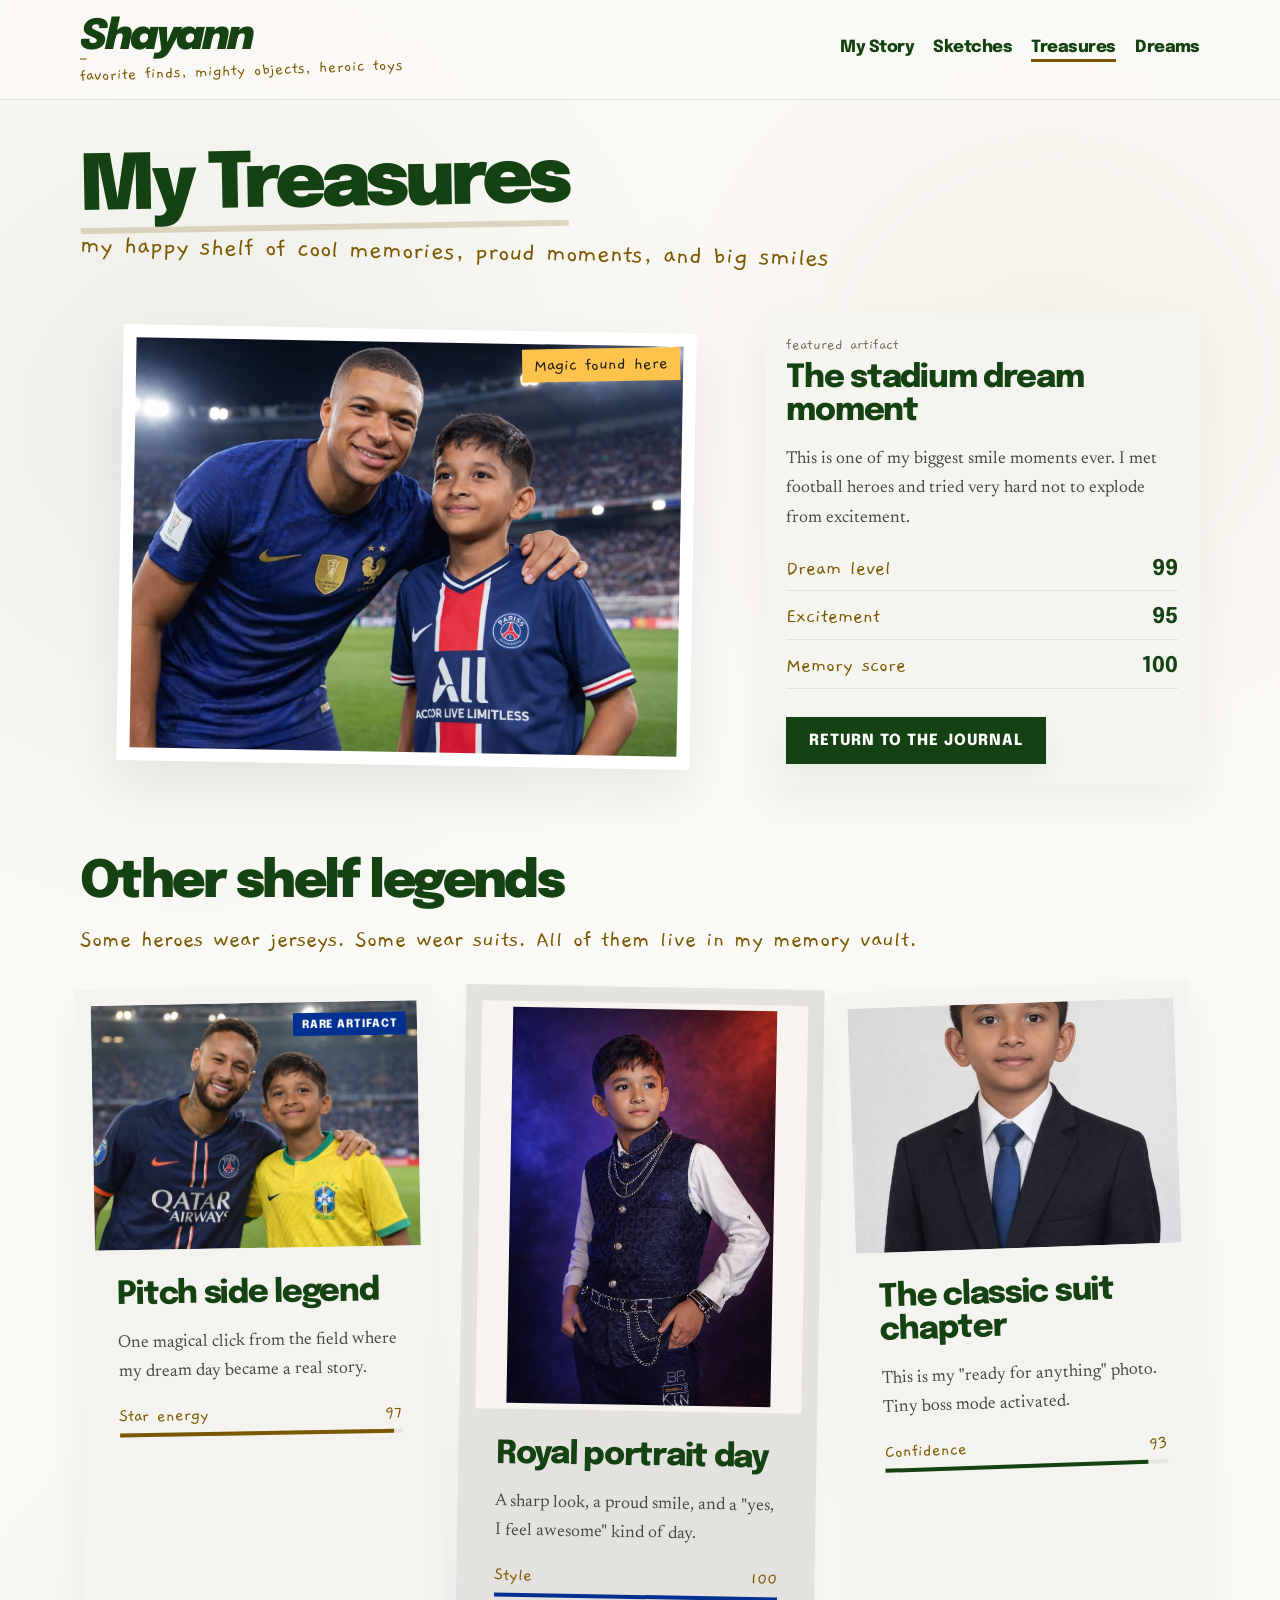
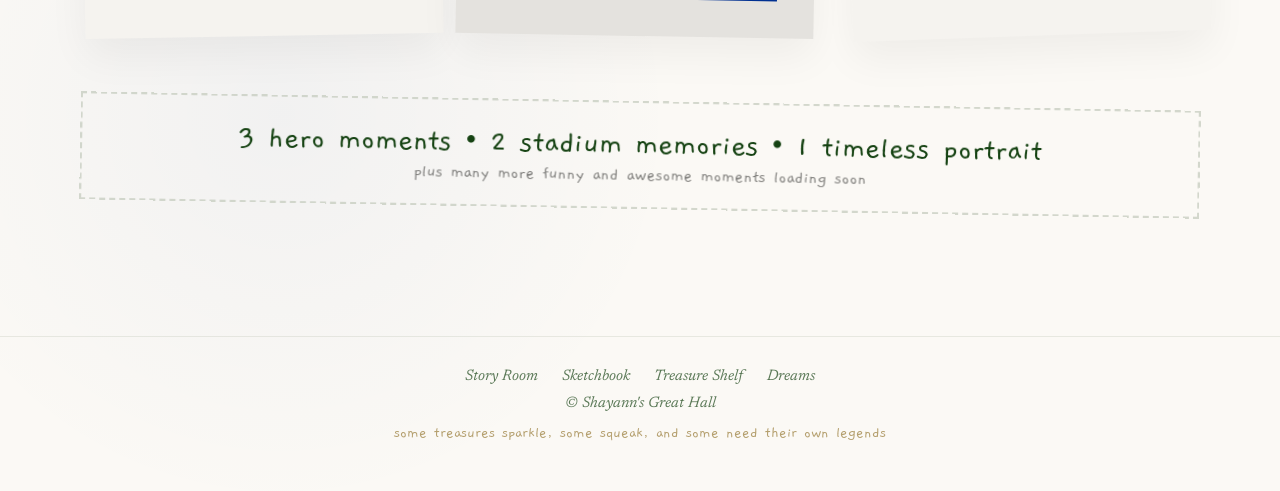
<file: site/treasures.html>
<!DOCTYPE html>
<html lang="en">
  <head>
    <meta charset="utf-8" />
    <meta name="viewport" content="width=device-width, initial-scale=1.0" />
    <title>Shayann | Treasures</title>
    <link rel="icon" type="image/jpeg" href="assets/images/favicon-anime-lunch.jpeg" />
    <link rel="preconnect" href="https://fonts.googleapis.com" />
    <link rel="preconnect" href="https://fonts.gstatic.com" crossorigin />
    <link
      href="https://fonts.googleapis.com/css2?family=Epilogue:wght@700;800;900&family=Newsreader:ital,wght@0,400;0,600;1,400;1,600&family=Gaegu:wght@400;700&display=swap"
      rel="stylesheet"
    />
    <link rel="stylesheet" href="assets/styles.css" />
  </head>
  <body>
    <div class="site-shell">
      <header class="site-header">
        <div class="container header-inner">
          <div class="brand-lockup">
            <a class="brand-mark" href="/my-story">Shayann</a>
            <div class="brand-note">favorite finds, mighty objects, heroic toys</div>
          </div>
          <nav class="site-nav" aria-label="Primary">
            <a class="nav-link" href="/my-story">My Story</a>
            <a class="nav-link" href="/sketches">Sketches</a>
            <a class="nav-link active" href="/treasures">Treasures</a>
            <a class="nav-link" href="/dreams">Dreams</a>
          </nav>
        </div>
      </header>

      <main class="main-content">
        <div class="container">
          <section class="page-title">
            <h1>My Treasures</h1>
            <p>my happy shelf of cool memories, proud moments, and big smiles</p>
          </section>

          <section class="feature-grid">
            <figure class="feature-visual">
              <img
                src="assets/images/shayann-mbappe-stadium.jpeg"
                alt="Shayann smiling with a football star inside a stadium"
              />
            </figure>

            <article class="feature-card feature-copy">
              <div class="small-meta">featured artifact</div>
              <h3>The stadium dream moment</h3>
              <p>
                This is one of my biggest smile moments ever. I met football heroes and tried very hard not to
                explode from excitement.
              </p>

              <div class="stat-list">
                <div class="stat-row">
                  <span>Dream level</span>
                  <strong>99</strong>
                </div>
                <div class="stat-row">
                  <span>Excitement</span>
                  <strong>95</strong>
                </div>
                <div class="stat-row">
                  <span>Memory score</span>
                  <strong>100</strong>
                </div>
              </div>

              <div class="actions">
                <a class="button" href="/my-story">Return to the journal</a>
              </div>
            </article>
          </section>

          <section class="section">
            <h2 class="section-title">Other shelf legends</h2>
            <p class="section-note">Some heroes wear jerseys. Some wear suits. All of them live in my memory vault.</p>

            <div class="artifact-grid">
              <article class="artifact-card">
                <div class="artifact-image">
                  <img
                    src="assets/images/shayann-neymar-stadium.jpeg"
                    alt="Shayann with another football icon on the stadium pitch"
                  />
                  <div class="artifact-tag">Rare artifact</div>
                </div>
                <div class="artifact-body">
                  <h3>Pitch side legend</h3>
                  <p>One magical click from the field where my dream day became a real story.</p>
                  <div class="meter" style="color: var(--secondary);">
                    <div class="meter-row"><span>Star energy</span><span>97</span></div>
                    <div class="meter-track"><div class="meter-fill" style="width: 97%;"></div></div>
                  </div>
                </div>
              </article>

              <article class="artifact-card">
                <div class="artifact-image portrait-frame">
                  <img
                    src="assets/images/shayann-traditional-portrait.jpeg"
                    alt="Shayann in a formal blue outfit on a studio background"
                  />
                </div>
                <div class="artifact-body">
                  <h3>Royal portrait day</h3>
                  <p>A sharp look, a proud smile, and a "yes, I feel awesome" kind of day.</p>
                  <div class="meter" style="color: var(--tertiary);">
                    <div class="meter-row"><span>Style</span><span>100</span></div>
                    <div class="meter-track"><div class="meter-fill" style="width: 100%;"></div></div>
                  </div>
                </div>
              </article>

              <article class="artifact-card">
                <div class="artifact-image">
                  <img
                    src="assets/images/shayann-blue-tie-portrait.jpeg"
                    alt="Shayann in a formal suit with a blue tie"
                  />
                </div>
                <div class="artifact-body">
                  <h3>The classic suit chapter</h3>
                  <p>This is my "ready for anything" photo. Tiny boss mode activated.</p>
                  <div class="meter" style="color: var(--primary);">
                    <div class="meter-row"><span>Confidence</span><span>93</span></div>
                    <div class="meter-track"><div class="meter-fill" style="width: 93%;"></div></div>
                  </div>
                </div>
              </article>
            </div>

            <div class="counter-strip">
              <p class="counter-main">3 hero moments • 2 stadium memories • 1 timeless portrait</p>
              <p class="counter-sub">plus many more funny and awesome moments loading soon</p>
            </div>
          </section>
        </div>
      </main>

      <footer class="site-footer">
        <div class="container footer-inner">
          <div class="footer-links">
            <a href="/my-story">Story Room</a>
            <a href="/sketches">Sketchbook</a>
            <a href="/treasures">Treasure Shelf</a>
            <a href="/dreams">Dreams</a>
          </div>
          <div class="footer-copy">© Shayann's Great Hall</div>
          <div class="footer-flourish">some treasures sparkle, some squeak, and some need their own legends</div>
        </div>
      </footer>
    </div>
  </body>
</html>
</file>
<file: site/assets/styles.css>
:root {
  --bg: #fbf9f5;
  --paper: #f5f3ef;
  --paper-strong: #eae8e4;
  --paper-ink: #e4e2de;
  --text: #1b1c1a;
  --text-soft: #42493e;
  --primary: #154212;
  --secondary: #7b5800;
  --secondary-soft: #fdc34d;
  --tertiary: #003091;
  --outline: #c2c9bb;
  --shadow: rgba(27, 28, 26, 0.08);
  --shadow-soft: rgba(27, 28, 26, 0.05);
  --motion-fast: 180ms;
  --motion-mid: 260ms;
  --motion-slow: 520ms;
  --max-width: 1120px;
}

@keyframes riseFadeIn {
  from {
    opacity: 0;
    transform: translateY(18px);
  }
  to {
    opacity: 1;
    transform: translateY(0);
  }
}

@keyframes portalSheen {
  from {
    transform: translateX(-120%);
  }
  to {
    transform: translateX(120%);
  }
}

@keyframes brandWiggle {
  0%,
  100% {
    transform: rotate(0deg) translateY(0);
  }
  25% {
    transform: rotate(-2deg) translateY(-1px);
  }
  50% {
    transform: rotate(2deg) translateY(-2px);
  }
  75% {
    transform: rotate(-1deg) translateY(-1px);
  }
}

* {
  box-sizing: border-box;
}

html {
  scroll-behavior: smooth;
}

body {
  margin: 0;
  color: var(--text);
  background:
    radial-gradient(circle at 15% 20%, rgba(21, 66, 18, 0.06), transparent 28%),
    radial-gradient(circle at 82% 18%, rgba(123, 88, 0, 0.05), transparent 22%),
    radial-gradient(circle at 22% 82%, rgba(0, 48, 145, 0.04), transparent 20%),
    var(--bg);
  font-family: "Newsreader", serif;
}

body::before {
  content: "";
  position: fixed;
  inset: 0;
  pointer-events: none;
  opacity: 0.4;
  background-image: radial-gradient(rgba(21, 66, 18, 0.08) 0.7px, transparent 0.7px);
  background-size: 24px 24px;
}

a {
  color: inherit;
  text-decoration: none;
}

img {
  display: block;
  max-width: 100%;
}

.site-shell {
  position: relative;
  overflow-x: clip;
}

.container {
  width: min(calc(100% - 2rem), var(--max-width));
  margin: 0 auto;
}

.site-header {
  position: sticky;
  top: 0;
  z-index: 20;
  backdrop-filter: blur(18px);
  background: rgba(251, 249, 245, 0.9);
  border-bottom: 1px solid rgba(194, 201, 187, 0.45);
}

.header-inner {
  display: flex;
  align-items: center;
  justify-content: space-between;
  gap: 1.25rem;
  padding: 1.1rem 0;
}

.brand-lockup {
  display: flex;
  flex-direction: column;
  gap: 0.2rem;
}

.brand-mark {
  position: relative;
  display: inline-block;
  font-family: "Epilogue", sans-serif;
  font-size: clamp(2rem, 4vw, 2.6rem);
  font-weight: 900;
  font-style: italic;
  color: var(--primary);
  letter-spacing: -0.06em;
  line-height: 0.95;
  transform-origin: left center;
  transition: color var(--motion-fast) ease, text-shadow var(--motion-mid) ease;
}

.brand-mark::after {
  content: "";
  position: absolute;
  left: 0;
  bottom: -0.18rem;
  width: 100%;
  height: 0.14rem;
  background: rgba(123, 88, 0, 0.55);
  transform: scaleX(0.02);
  transform-origin: left;
  transition: transform var(--motion-mid) ease;
}

.brand-lockup:hover .brand-mark,
.brand-mark:focus-visible {
  color: #0f5a18;
  text-shadow: 0 6px 16px rgba(21, 66, 18, 0.18);
  animation: brandWiggle 500ms ease;
}

.brand-lockup:hover .brand-mark::after,
.brand-mark:focus-visible::after {
  transform: scaleX(1);
}

.brand-lockup:hover .brand-note,
.brand-mark:focus-visible + .brand-note {
  transform: rotate(-1deg) translateX(4px);
  transition: transform var(--motion-fast) ease;
}

.brand-note {
  font-family: "Gaegu", cursive;
  font-size: 1.1rem;
  color: var(--secondary);
  transform: rotate(-2deg);
}

.site-nav {
  display: flex;
  flex-wrap: wrap;
  align-items: center;
  justify-content: flex-end;
  gap: 0.8rem 1.2rem;
}

.nav-link {
  position: relative;
  font-family: "Epilogue", sans-serif;
  font-size: 1.05rem;
  font-weight: 800;
  letter-spacing: -0.03em;
  color: var(--primary);
  padding-bottom: 0.25rem;
  transition: color 180ms ease, transform 180ms ease;
}

.nav-link:hover,
.nav-link:focus-visible {
  color: var(--secondary);
  transform: rotate(-1deg);
}

.nav-link.active::after {
  content: "";
  position: absolute;
  left: 0;
  right: 0;
  bottom: -0.1rem;
  height: 0.18rem;
  background: var(--secondary);
}

.main-content {
  padding: 2.8rem 0 4rem;
}

.main-content > .container > * {
  animation: riseFadeIn var(--motion-slow) ease both;
}

.main-content > .container > *:nth-child(2) {
  animation-delay: 80ms;
}

.main-content > .container > *:nth-child(3) {
  animation-delay: 150ms;
}

.main-content > .container > *:nth-child(4) {
  animation-delay: 220ms;
}

.page-atmosphere {
  position: relative;
}

.page-atmosphere::before,
.page-atmosphere::after {
  content: "";
  position: absolute;
  border-radius: 999px;
  filter: blur(36px);
  pointer-events: none;
  z-index: -1;
}

.page-atmosphere::before {
  top: 6rem;
  right: 2rem;
  width: 16rem;
  height: 16rem;
  background: rgba(21, 66, 18, 0.08);
}

.page-atmosphere::after {
  bottom: 6rem;
  left: -1rem;
  width: 18rem;
  height: 18rem;
  background: rgba(123, 88, 0, 0.08);
}

.hero {
  position: relative;
  display: grid;
  grid-template-columns: 1.15fr 0.85fr;
  gap: 2rem;
  align-items: center;
  padding: clamp(1.5rem, 3vw, 2.8rem);
  background: linear-gradient(180deg, rgba(245, 243, 239, 0.95), rgba(255, 255, 255, 0.72));
  box-shadow: 0 22px 54px var(--shadow-soft);
  transform: rotate(-0.45deg);
}

.hero::before {
  content: "";
  position: absolute;
  inset: 0;
  border-left: 10px solid rgba(194, 201, 187, 0.45);
  pointer-events: none;
}

.hero-copy {
  position: relative;
  z-index: 1;
}

.eyebrow {
  display: inline-flex;
  align-items: center;
  gap: 0.5rem;
  margin-bottom: 1rem;
  font-family: "Gaegu", cursive;
  font-size: 1.25rem;
  color: var(--secondary);
}

.eyebrow::before {
  content: "";
  width: 2.5rem;
  height: 0.12rem;
  background: rgba(123, 88, 0, 0.6);
}

.display-title {
  margin: 0;
  font-family: "Gaegu", cursive;
  font-size: clamp(3rem, 7vw, 5.6rem);
  line-height: 0.94;
  color: var(--primary);
}

.lead {
  max-width: 34rem;
  margin: 1.25rem 0 0;
  font-size: clamp(1.18rem, 2vw, 1.55rem);
  line-height: 1.6;
  color: var(--text-soft);
  font-style: italic;
}

.actions {
  display: flex;
  flex-wrap: wrap;
  gap: 1rem;
  margin-top: 1.8rem;
}

.button,
.ghost-button {
  display: inline-flex;
  align-items: center;
  justify-content: center;
  padding: 0.95rem 1.4rem;
  font-family: "Epilogue", sans-serif;
  font-size: 0.96rem;
  font-weight: 800;
  letter-spacing: 0.06em;
  text-transform: uppercase;
  transition: transform var(--motion-fast) ease, background var(--motion-fast) ease, color var(--motion-fast) ease, box-shadow var(--motion-fast) ease;
}

.button {
  color: #fff;
  background: var(--primary);
  box-shadow: 0 12px 28px var(--shadow-soft);
}

.button:hover,
.button:focus-visible {
  transform: translateY(-3px) rotate(1deg);
  box-shadow: 0 14px 30px var(--shadow-soft);
}

.ghost-button {
  color: var(--secondary);
  border-bottom: 0.2rem solid rgba(123, 88, 0, 0.35);
  font-family: "Gaegu", cursive;
  font-size: 1.35rem;
  padding: 0.75rem 0.15rem;
}

.ghost-button:hover,
.ghost-button:focus-visible {
  transform: translateY(-2px) rotate(-2deg);
}

.paper-photo {
  position: relative;
  width: min(100%, 21rem);
  margin-inline: auto;
  padding: 1rem;
  background: #fff;
  box-shadow: 0 20px 50px var(--shadow);
  transform: rotate(3deg);
}

.paper-photo::before {
  content: "";
  position: absolute;
  top: -0.9rem;
  left: 50%;
  width: 5rem;
  height: 1.8rem;
  transform: translateX(-50%) rotate(-3deg);
  background: rgba(253, 195, 77, 0.45);
}

.hero-gallery {
  display: grid;
  grid-template-columns: minmax(0, 1fr) 10rem;
  gap: 1rem;
  align-items: center;
}

.hero-main-photo {
  width: min(100%, 23rem);
  transform: rotate(2.2deg);
}

.paper-photo img {
  aspect-ratio: 4 / 5;
  object-fit: cover;
  object-position: center top;
}

.paper-caption {
  margin: 0.9rem 0 0;
  text-align: center;
  font-family: "Gaegu", cursive;
  font-size: 1.6rem;
  color: #5c5b58;
}

.hero-carousel {
  position: relative;
  height: 25rem;
  overflow: hidden;
}

.hero-carousel-track {
  display: grid;
  gap: 0.9rem;
  animation: heroCarouselFloat 9s ease-in-out infinite;
}

.hero-carousel-card {
  margin: 0;
  padding: 0.7rem;
  background: rgba(255, 255, 255, 0.96);
  box-shadow: 0 16px 34px var(--shadow-soft);
  transform: rotate(-1.5deg);
}

.hero-carousel-card:nth-child(2) {
  transform: rotate(2deg);
}

.hero-carousel-card img {
  width: 100%;
  aspect-ratio: 4 / 5;
  object-fit: cover;
  object-position: center top;
}

.hero-carousel-card figcaption {
  margin-top: 0.55rem;
  text-align: center;
  font-family: "Gaegu", cursive;
  font-size: 1.1rem;
  color: var(--secondary);
}

@keyframes heroCarouselFloat {
  0%,
  22% {
    transform: translateY(0);
  }
  38%,
  60% {
    transform: translateY(-38%);
  }
  78%,
  100% {
    transform: translateY(0);
  }
}

.section {
  margin-top: 4.5rem;
}

.section-title {
  margin: 0 0 1rem;
  font-family: "Epilogue", sans-serif;
  font-size: clamp(2rem, 4vw, 3.2rem);
  font-weight: 900;
  letter-spacing: -0.05em;
  color: var(--primary);
}

.section-note {
  margin: 0 0 2rem;
  font-family: "Gaegu", cursive;
  font-size: 1.5rem;
  color: var(--secondary);
}

.story-grid,
.feature-grid {
  display: grid;
  grid-template-columns: repeat(2, minmax(0, 1fr));
  gap: 2rem;
  align-items: start;
}

.paper-card,
.artifact-card,
.metric-card,
.sketch-card,
.feature-card {
  position: relative;
  background: var(--paper);
  box-shadow: 0 18px 42px var(--shadow-soft);
}

.paper-card,
.artifact-card,
.sketch-card,
.dream-card,
.feature-visual,
.portal-card {
  transition: box-shadow var(--motion-mid) ease, translate var(--motion-mid) ease, filter var(--motion-mid) ease;
}

.paper-card:hover,
.paper-card:focus-within,
.artifact-card:hover,
.artifact-card:focus-within,
.sketch-card:hover,
.sketch-card:focus-within,
.dream-card:hover,
.dream-card:focus-within,
.feature-visual:hover,
.feature-visual:focus-within,
.portal-card:hover,
.portal-card:focus-within {
  translate: 0 -6px;
  box-shadow: 0 24px 50px var(--shadow);
  filter: saturate(1.04);
}

.paper-card {
  padding: 1.1rem;
  transform: rotate(-1.2deg);
}

.paper-card img,
.feature-visual img,
.artifact-image img,
.sketch-image img {
  width: 100%;
  height: 100%;
  object-fit: cover;
  object-position: center;
}

.paper-card .paper-body,
.artifact-body,
.feature-copy,
.metric-card,
.sketch-note-card {
  padding: 1.35rem;
}

.paper-meta,
.small-meta {
  display: inline-flex;
  align-items: center;
  gap: 0.45rem;
  font-family: "Gaegu", cursive;
  color: #77715f;
}

.paper-body h3,
.feature-copy h3,
.artifact-body h3,
.sketch-body h3 {
  margin: 0.45rem 0 0;
  font-family: "Epilogue", sans-serif;
  font-size: 2rem;
  font-weight: 800;
  letter-spacing: -0.04em;
  color: var(--primary);
}

.paper-body p,
.feature-copy p,
.artifact-body p,
.sketch-body p,
.metric-card p {
  color: var(--text-soft);
  line-height: 1.7;
  font-size: 1.08rem;
}

.quote-mark {
  position: absolute;
  top: -2.4rem;
  left: -0.2rem;
  font-size: 7rem;
  color: rgba(21, 66, 18, 0.08);
  font-family: serif;
}

.sketch-note-card {
  max-width: 26rem;
  background: var(--paper-ink);
  border: 2px dashed rgba(194, 201, 187, 0.7);
  transform: rotate(1deg);
}

.sketch-note-card p {
  margin: 0;
  font-family: "Gaegu", cursive;
  font-size: 1.4rem;
}

.portal-grid,
.artifact-grid,
.sketch-grid {
  display: grid;
  gap: 1.4rem;
}

.portal-grid,
.artifact-grid {
  grid-template-columns: repeat(auto-fill, minmax(220px, 1fr));
}

.artifact-grid {
  grid-template-columns: repeat(3, minmax(0, 1fr));
}

.portal-card {
  display: flex;
  flex-direction: column;
  align-items: center;
  text-align: center;
  gap: 0.85rem;
  padding: 1.6rem 1.2rem;
  background: rgba(245, 243, 239, 0.82);
  transition: transform 180ms ease, border-color 180ms ease;
}

.portal-card:hover,
.portal-card:focus-visible {
  transform: translateY(-6px);
}

.portal-card:focus-visible {
  outline: 3px solid rgba(0, 48, 145, 0.45);
  outline-offset: 4px;
}

.portal-icon {
  width: 6.4rem;
  aspect-ratio: 1;
  display: grid;
  place-items: center;
  border-radius: 999px;
  border: 4px dashed rgba(21, 66, 18, 0.18);
  background: var(--paper-strong);
  font-size: 2.5rem;
  color: var(--primary);
  font-family: "Epilogue", sans-serif;
  font-weight: 900;
}

.portal-thumb {
  position: relative;
  width: 100%;
  aspect-ratio: 4 / 3;
  overflow: hidden;
  box-shadow: 0 10px 26px var(--shadow-soft);
}

.portal-thumb img {
  width: 100%;
  height: 100%;
  object-fit: cover;
  transition: transform var(--motion-mid) ease;
}

.portal-thumb::after {
  content: "";
  position: absolute;
  inset: 0;
  background: linear-gradient(112deg, transparent 28%, rgba(255, 255, 255, 0.55) 48%, transparent 70%);
  transform: translateX(-120%);
  pointer-events: none;
}

.portal-thumb-face-focus img {
  object-position: center 18%;
}

.portal-card:hover .portal-thumb img,
.portal-card:focus-visible .portal-thumb img {
  transform: scale(1.07);
}

.portal-card:hover .portal-thumb::after,
.portal-card:focus-visible .portal-thumb::after {
  animation: portalSheen 900ms ease;
}

.portal-card h3,
.portal-card p,
.portal-card span {
  margin: 0;
}

.portal-card h3 {
  font-family: "Epilogue", sans-serif;
  font-size: 1.45rem;
  font-weight: 800;
  color: var(--primary);
}

.portal-card p {
  color: var(--text-soft);
  font-size: 1.03rem;
  line-height: 1.6;
}

.portal-card span {
  font-family: "Gaegu", cursive;
  font-size: 1.35rem;
  color: var(--secondary);
}

.page-title {
  margin-bottom: 2.5rem;
}

.page-title h1 {
  margin: 0;
  display: inline-block;
  position: relative;
  font-family: "Epilogue", sans-serif;
  font-size: clamp(3rem, 6vw, 4.8rem);
  font-weight: 900;
  color: var(--primary);
  letter-spacing: -0.06em;
  transform: rotate(-1deg);
}

.page-title h1::after {
  content: "";
  position: absolute;
  left: 0;
  right: 0;
  bottom: -0.35rem;
  height: 0.35rem;
  background: rgba(123, 88, 0, 0.2);
}

.page-title p {
  margin: 0.9rem 0 0;
  font-family: "Gaegu", cursive;
  font-size: 1.7rem;
  color: var(--secondary);
  transform: rotate(1deg);
}

.sketch-grid {
  grid-template-columns: 1.2fr 0.85fr 1.1fr;
  align-items: start;
}

.sketch-card {
  padding: 1rem;
  border: 2px solid var(--primary);
  border-radius: 2% 98% 4% 96% / 96% 4% 98% 2%;
}

.sketch-card:nth-child(1) {
  transform: rotate(-2deg);
}

.sketch-card:nth-child(2) {
  transform: rotate(3deg) translateY(3rem);
}

.sketch-card:nth-child(3) {
  transform: rotate(-1deg) translateY(1.5rem);
}

.sketch-image {
  overflow: hidden;
  background: var(--paper-strong);
}

.sketch-image.portrait {
  aspect-ratio: 4 / 5;
}

.sketch-image.square {
  aspect-ratio: 1;
}

.sketch-image.wide {
  aspect-ratio: 16 / 9;
}

.sketch-image.selfie-frame {
  aspect-ratio: 4 / 5;
}

.sketch-image.selfie-frame img {
  object-position: center top;
}

.sketch-body {
  padding-top: 1rem;
}

.annotation {
  margin-top: 0.8rem;
  font-family: "Gaegu", cursive;
  color: var(--secondary);
  font-size: 1.35rem;
}

.cta-panel {
  position: relative;
  margin-top: 4rem;
  padding: 2rem 1.5rem;
  text-align: center;
}

.cta-panel::before {
  content: "";
  position: absolute;
  inset: 15% 32%;
  background: rgba(15, 69, 190, 0.08);
  filter: blur(40px);
  border-radius: 999px;
}

.cta-panel > * {
  position: relative;
  z-index: 1;
}

.feature-grid {
  grid-template-columns: 1.2fr 0.8fr;
}

.feature-visual {
  position: relative;
  padding: 0.8rem;
  background: #fff;
  box-shadow: 0 24px 52px var(--shadow);
  transform: rotate(1deg);
}

.feature-visual::before {
  content: "Magic found here";
  position: absolute;
  top: 1rem;
  right: 1rem;
  padding: 0.3rem 0.75rem;
  background: var(--secondary-soft);
  font-family: "Gaegu", cursive;
  font-size: 1.15rem;
  transform: rotate(-2deg);
}

.feature-visual img {
  aspect-ratio: 4 / 3;
}

.feature-copy {
  background: rgba(245, 243, 239, 0.92);
}

.stat-list {
  display: grid;
  gap: 0.8rem;
  margin-top: 1.4rem;
}

.stat-row {
  display: flex;
  align-items: center;
  justify-content: space-between;
  gap: 1rem;
  padding-bottom: 0.55rem;
  border-bottom: 1px solid rgba(194, 201, 187, 0.4);
}

.stat-row span:first-child {
  font-family: "Gaegu", cursive;
  font-size: 1.3rem;
  color: var(--secondary);
}

.stat-row strong {
  font-family: "Epilogue", sans-serif;
  font-size: 1.35rem;
  color: var(--primary);
}

.artifact-card {
  display: flex;
  flex-direction: column;
  min-height: 100%;
  padding: 1rem;
}

.date-badge {
  display: inline-flex;
  align-items: center;
  gap: 0.45rem;
  margin-bottom: 0.7rem;
  padding: 0.25rem 0.8rem;
  background: rgba(253, 195, 77, 0.23);
  font-family: "Gaegu", cursive;
  font-size: 1.15rem;
  color: #6b4b00;
}

.story-summary {
  margin-top: 1.35rem;
  padding-top: 1.1rem;
  border-top: 1px solid rgba(194, 201, 187, 0.45);
}

.artifact-card:nth-child(1) {
  transform: rotate(-1deg);
}

.artifact-card:nth-child(2) {
  background: var(--paper-ink);
  transform: rotate(1deg);
}

.artifact-card:nth-child(3) {
  transform: rotate(-2deg);
}

.artifact-image {
  position: relative;
  overflow: hidden;
  aspect-ratio: 4 / 3;
}

.artifact-image.portrait-frame {
  aspect-ratio: 4 / 5;
  background: #f7f4ef;
}

.artifact-image.portrait-frame img {
  object-fit: contain;
  object-position: center top;
  padding: 0.35rem;
}

.artifact-tag {
  position: absolute;
  top: 0.7rem;
  right: 0.7rem;
  padding: 0.35rem 0.55rem;
  background: var(--tertiary);
  color: #fff;
  font-family: "Epilogue", sans-serif;
  font-size: 0.7rem;
  font-weight: 800;
  text-transform: uppercase;
  letter-spacing: 0.08em;
}

.meter {
  margin-top: auto;
}

.meter-row {
  display: flex;
  justify-content: space-between;
  align-items: center;
  font-family: "Gaegu", cursive;
  color: var(--secondary);
  font-size: 1.15rem;
}

.meter-track {
  margin-top: 0.35rem;
  height: 0.25rem;
  background: rgba(194, 201, 187, 0.35);
}

.meter-fill {
  height: 100%;
  background: currentColor;
}

.counter-strip {
  margin-top: 4rem;
  padding: 1.3rem 1.6rem;
  text-align: center;
  border: 2px dashed rgba(194, 201, 187, 0.7);
  transform: rotate(1deg);
}

.counter-strip p {
  margin: 0;
  font-family: "Gaegu", cursive;
}

.counter-main {
  font-size: 2rem;
  color: var(--primary);
}

.counter-sub {
  margin-top: 0.35rem;
  font-size: 1.1rem;
  color: rgba(27, 28, 26, 0.55);
}

/* Dreams Page */
.dreams-intro {
  padding: clamp(2rem, 4vw, 3.25rem);
  background: linear-gradient(180deg, rgba(245, 243, 239, 0.96), rgba(255, 255, 255, 0.78));
  box-shadow: 0 22px 54px var(--shadow-soft);
  margin-bottom: 3rem;
}

.dreams-intro--ticker {
  display: grid;
  grid-template-columns: minmax(0, 1.35fr) minmax(280px, 0.65fr);
  gap: 1.5rem;
  align-items: end;
}

.dreams-intro-copy .page-title {
  margin-bottom: 0;
  max-width: 54rem;
}

.dreams-intro-copy .page-title h1 {
  font-family: "Moo Lah Lah", "Gaegu", cursive;
  font-weight: 400;
  letter-spacing: 0.01em;
  line-height: 1.02;
  font-size: clamp(2.75rem, 6.2vw, 5.2rem);
  text-wrap: balance;
  text-wrap: pretty;
  transform: translateY(0.05rem);
}

.dreams-manifesto {
  margin: 0 0 1.2rem;
  max-width: 42rem;
  font-family: "Newsreader", serif;
  font-style: italic;
  font-size: clamp(1.08rem, 1.9vw, 1.35rem);
  line-height: 1.7;
  color: var(--text-soft);
}

.dreams-intro-panel {
  align-self: stretch;
  display: flex;
  flex-direction: column;
  justify-content: flex-start;
  gap: 1rem;
  padding: 1.25rem;
  background: rgba(255, 255, 255, 0.72);
  border: 1px solid rgba(194, 201, 187, 0.45);
}

.future-motion {
  width: min(13rem, 100%);
  margin-left: auto;
  display: grid;
  gap: 0.4rem;
}

.future-motion-track {
  position: relative;
  height: 0.62rem;
  border-radius: 999px;
  background: linear-gradient(90deg, rgba(123, 88, 0, 0.18), rgba(21, 66, 18, 0.4));
  overflow: hidden;
}

.future-motion-track::before {
  content: "";
  position: absolute;
  inset: 0;
  background: repeating-linear-gradient(
    90deg,
    transparent 0,
    transparent 10px,
    rgba(255, 255, 255, 0.32) 10px,
    rgba(255, 255, 255, 0.32) 13px
  );
}

.future-motion-goal,
.future-motion-dot {
  position: absolute;
  top: 50%;
  transform: translateY(-50%);
}

.future-motion-goal {
  right: 0.2rem;
  width: 0.72rem;
  height: 0.72rem;
  border-radius: 999px;
  border: 2px solid rgba(21, 66, 18, 0.9);
  background: rgba(251, 249, 245, 0.9);
}

.future-motion-dot {
  left: -0.9rem;
  width: 0.8rem;
  height: 0.8rem;
  border-radius: 999px;
  background: rgba(253, 195, 77, 1);
  box-shadow: 0 0 0 4px rgba(253, 195, 77, 0.18);
  animation: futureMove 2.8s cubic-bezier(0.55, 0.02, 0.29, 0.98) infinite;
}

.future-motion-text {
  font-family: "Gaegu", cursive;
  font-size: 1.18rem;
  text-align: right;
  color: var(--secondary);
}

@keyframes futureMove {
  0% {
    left: -0.9rem;
  }
  72% {
    left: calc(100% - 1.35rem);
  }
  100% {
    left: -0.9rem;
  }
}

.dreams-panel-kicker,
.dream-card-kicker {
  font-family: "Gaegu", cursive;
  color: var(--secondary);
}

.dreams-panel-kicker {
  font-size: 1.2rem;
}

.dreams-intro-panel p {
  margin: 0;
  color: var(--text-soft);
  line-height: 1.7;
  font-size: 1.03rem;
}

.dreams-panel-meta {
  display: flex;
  flex-wrap: wrap;
  gap: 0.55rem;
}

.dreams-panel-meta span {
  padding: 0.32rem 0.7rem;
  background: rgba(21, 66, 18, 0.08);
  font-family: "Epilogue", sans-serif;
  font-size: 0.72rem;
  font-weight: 800;
  letter-spacing: 0.08em;
  text-transform: uppercase;
  color: var(--primary);
}

.dreams-ticker-shell {
  margin-top: 3.5rem;
}

.dreams-ticker-header {
  display: grid;
  gap: 1.2rem;
  margin-bottom: 1.8rem;
}

.dream-ticker-rail {
  display: flex;
  gap: 0.8rem;
  overflow-x: auto;
  padding-bottom: 0.25rem;
  scrollbar-width: thin;
}

.dream-ticker-rail span {
  flex: 0 0 auto;
  padding: 0.55rem 0.95rem;
  border: 1px dashed rgba(194, 201, 187, 0.9);
  background: rgba(245, 243, 239, 0.9);
  font-family: "Epilogue", sans-serif;
  font-size: 0.78rem;
  font-weight: 800;
  letter-spacing: 0.08em;
  text-transform: uppercase;
  color: var(--primary);
}

.dream-card-grid {
  display: grid;
  grid-template-columns: repeat(3, minmax(0, 1fr));
  gap: 1.4rem;
  align-items: stretch;
}

.dream-card {
  display: grid;
  grid-template-rows: auto 1fr;
  min-height: 100%;
  overflow: hidden;
  background: linear-gradient(180deg, rgba(255, 255, 255, 0.95), rgba(245, 243, 239, 0.96));
  border: 1px solid rgba(194, 201, 187, 0.45);
  box-shadow: 0 16px 38px var(--shadow-soft);
  transition: transform 180ms ease, box-shadow 180ms ease, border-color 180ms ease;
}

.dream-card:hover,
.dream-card:focus-within,
.dream-card:focus-visible {
  transform: translateY(-6px);
  box-shadow: 0 24px 48px var(--shadow);
  border-color: var(--dream-accent, var(--primary));
}

.dream-card:focus-visible {
  outline: 3px solid rgba(0, 48, 145, 0.22);
  outline-offset: 2px;
}

.dream-card-media {
  position: relative;
  overflow: hidden;
  aspect-ratio: 4 / 4.7;
  background: var(--paper-strong);
}

.dream-card-media::after {
  content: "";
  position: absolute;
  inset: auto 0 0;
  height: 45%;
  background: linear-gradient(180deg, transparent, rgba(27, 28, 26, 0.78));
  pointer-events: none;
}

.dream-card-media img {
  width: 100%;
  height: 100%;
  object-fit: cover;
  object-position: center top;
  transition: transform 220ms ease;
}

.dream-card:hover .dream-card-media img,
.dream-card:focus-within .dream-card-media img,
.dream-card:focus-visible .dream-card-media img {
  transform: scale(1.03);
}

.dream-card-chip,
.dream-card-hint {
  position: absolute;
  z-index: 1;
}

.dream-card-chip {
  top: 0.8rem;
  left: 0.8rem;
  padding: 0.36rem 0.58rem;
  background: rgba(255, 255, 255, 0.94);
  color: var(--dream-accent, var(--primary));
  font-family: "Epilogue", sans-serif;
  font-size: 0.72rem;
  font-weight: 900;
  letter-spacing: 0.08em;
}

.dream-card-hint {
  right: 0.8rem;
  bottom: 0.8rem;
  padding: 0.32rem 0.6rem;
  background: rgba(27, 28, 26, 0.72);
  color: #fff;
  font-family: "Gaegu", cursive;
  font-size: 1rem;
}

.dream-card-body {
  display: grid;
  grid-template-rows: auto auto auto 1fr;
  gap: 0.7rem;
  padding: 1.15rem 1.15rem 1.25rem;
}

.dream-card-kicker {
  font-size: 1.15rem;
}

.dream-card-role {
  margin: 0;
  font-family: "Epilogue", sans-serif;
  font-size: clamp(1.7rem, 2.4vw, 2.35rem);
  font-weight: 900;
  line-height: 0.95;
  letter-spacing: -0.05em;
  color: var(--dream-accent, var(--primary));
}

.dream-card-blurb,
.dream-card-why {
  margin: 0;
  color: var(--text-soft);
  line-height: 1.68;
}

.dream-card-reveal {
  display: grid;
  gap: 0.8rem;
  align-content: start;
  margin-top: 0.15rem;
}

.dream-card-quote {
  margin: 0;
  padding-left: 0.9rem;
  border-left: 0.2rem solid var(--dream-accent-soft, rgba(21, 66, 18, 0.22));
  font-family: "Newsreader", serif;
  font-style: italic;
  font-size: 1.14rem;
  line-height: 1.6;
  color: var(--text);
}

.dream-card .dream-badges {
  margin-top: 0;
}

.dream-badges {
  display: flex;
  flex-wrap: wrap;
  gap: 0.45rem;
}

.dream-badge {
  display: inline-block;
  padding: 0.3rem 0.8rem;
  font-family: "Epilogue", sans-serif;
  font-size: 0.72rem;
  font-weight: 800;
  letter-spacing: 0.08em;
  text-transform: uppercase;
  border: 1px solid rgba(194, 201, 187, 0.8);
  color: var(--dream-accent, var(--text-soft));
  background: rgba(255, 255, 255, 0.74);
}

.dream-card--wide {
  grid-column: span 2;
  grid-template-columns: minmax(260px, 0.85fr) minmax(0, 1.15fr);
  grid-template-rows: 1fr;
}

.dream-card--wide .dream-card-media {
  aspect-ratio: auto;
  min-height: 100%;
}

.dream-card--wide .dream-card-body {
  padding: 1.4rem;
}

.dreams-close {
  margin-top: 4rem;
  text-align: center;
}

.dreams-note {
  max-width: 36rem;
  margin-inline: auto;
  transform: rotate(-1deg);
}

.dreams-actions {
  justify-content: center;
  margin-top: 2.5rem;
}

@media (max-width: 1120px) {
  .dream-card-grid {
    grid-template-columns: repeat(2, minmax(0, 1fr));
  }
}

@media (max-width: 960px) {
  .dreams-intro--ticker {
    grid-template-columns: 1fr;
  }

  .dream-card-grid {
    grid-template-columns: 1fr;
  }

  .dream-card--wide {
    grid-column: auto;
    grid-template-columns: 1fr;
    grid-template-rows: auto 1fr;
  }

  .dream-card--wide .dream-card-media {
    aspect-ratio: 4 / 4.7;
  }
}

@media (hover: hover) and (pointer: fine) {
  .dream-card-reveal {
    max-height: 0;
    opacity: 0;
    overflow: hidden;
    transition: max-height 200ms ease, opacity 180ms ease;
  }

  .dream-card:hover .dream-card-reveal,
  .dream-card:focus-within .dream-card-reveal,
  .dream-card:focus-visible .dream-card-reveal {
    max-height: 18rem;
    opacity: 1;
  }
}

@media (max-width: 560px) {
  .dreams-intro {
    padding: 1.4rem;
  }

  .dreams-intro-copy .page-title h1 {
    font-size: 2.45rem;
  }

  .future-motion {
    width: min(11rem, 100%);
  }

  .dream-card-body {
    padding: 1rem;
  }

  .dream-card-role {
    font-size: 1.9rem;
  }

  .dream-card-quote {
    font-size: 1.05rem;
  }

  .dream-card-hint {
    font-size: 0.92rem;
  }
}

.site-footer {
  margin-top: 4rem;
  border-top: 1px solid rgba(194, 201, 187, 0.35);
}

@media (prefers-reduced-motion: reduce) {
  .main-content > .container > *,
  .paper-card,
  .artifact-card,
  .sketch-card,
  .dream-card,
  .feature-visual,
  .portal-card,
  .portal-thumb img,
  .portal-thumb::after,
  .button,
  .ghost-button {
    animation: none !important;
    transition: none !important;
  }

  .paper-card:hover,
  .artifact-card:hover,
  .sketch-card:hover,
  .dream-card:hover,
  .feature-visual:hover,
  .portal-card:hover {
    translate: 0 0;
    filter: none;
  }
}

.footer-inner {
  display: flex;
  flex-direction: column;
  align-items: center;
  gap: 0.75rem;
  padding: 2rem 0 3rem;
  text-align: center;
}

.footer-links {
  display: flex;
  flex-wrap: wrap;
  justify-content: center;
  gap: 1rem 1.5rem;
}

.footer-links a,
.footer-copy {
  font-size: 0.95rem;
  font-style: italic;
  color: rgba(21, 66, 18, 0.7);
}

.footer-flourish {
  font-family: "Gaegu", cursive;
  color: rgba(123, 88, 0, 0.55);
}

@media (max-width: 1120px) {
  .hero {
    grid-template-columns: 1fr 0.95fr;
    gap: 1.35rem;
  }

  .display-title {
    font-size: clamp(2.6rem, 6vw, 4.6rem);
  }
}

@media (max-width: 960px) {
  .hero,
  .story-grid,
  .feature-grid,
  .sketch-grid,
  .portal-grid,
  .artifact-grid {
    grid-template-columns: 1fr;
  }

  .sketch-card:nth-child(1),
  .sketch-card:nth-child(2),
  .sketch-card:nth-child(3),
  .artifact-card:nth-child(1),
  .artifact-card:nth-child(2),
  .artifact-card:nth-child(3) {
    transform: none;
  }

  .site-nav {
    justify-content: flex-start;
  }

  .paper-photo {
    width: min(100%, 24rem);
  }

  .hero-gallery {
    grid-template-columns: 1fr;
    gap: 1.1rem;
  }

  .hero-main-photo {
    width: min(100%, 24rem);
  }

  .hero-carousel {
    height: auto;
    max-width: 16rem;
    margin-inline: auto;
  }

  .hero-carousel-track {
    animation-duration: 10s;
  }

  .sketch-note-card {
    max-width: none;
  }
}

@media (max-width: 720px) {
  .header-inner {
    flex-direction: column;
    align-items: flex-start;
  }

  .site-nav {
    width: 100%;
    justify-content: flex-start;
    gap: 0.6rem 0.8rem;
  }

  .nav-link {
    font-size: 0.95rem;
    padding: 0.25rem 0.5rem;
    background: rgba(245, 243, 239, 0.9);
  }

  .main-content {
    padding-top: 2rem;
  }

  .container {
    width: min(calc(100% - 1.25rem), var(--max-width));
  }

  .hero,
  .paper-card,
  .feature-visual,
  .counter-strip {
    transform: none;
  }

  .page-atmosphere::before,
  .page-atmosphere::after {
    opacity: 0.55;
  }

  .button,
  .ghost-button {
    width: 100%;
  }

  .hero-carousel {
    max-width: 13.5rem;
  }

  .display-title {
    font-size: 2.7rem;
  }

  .page-title p,
  .section-note,
  .annotation {
    font-size: 1.35rem;
  }
}

@media (max-width: 560px) {
  .brand-mark {
    font-size: 1.9rem;
  }

  .brand-note {
    font-size: 1rem;
  }

  .section-title {
    font-size: 1.85rem;
  }

  .page-title h1 {
    font-size: 2.25rem;
  }

  .lead,
  .paper-body p,
  .feature-copy p,
  .artifact-body p,
  .sketch-body p {
    font-size: 1rem;
  }

  .paper-caption,
  .page-title p,
  .section-note,
  .annotation {
    font-size: 1.12rem;
  }

  .portal-icon {
    width: 5rem;
    font-size: 2rem;
  }

  .portal-thumb {
    aspect-ratio: 16 / 10;
  }

  .counter-main {
    font-size: 1.45rem;
  }
}
</file>
